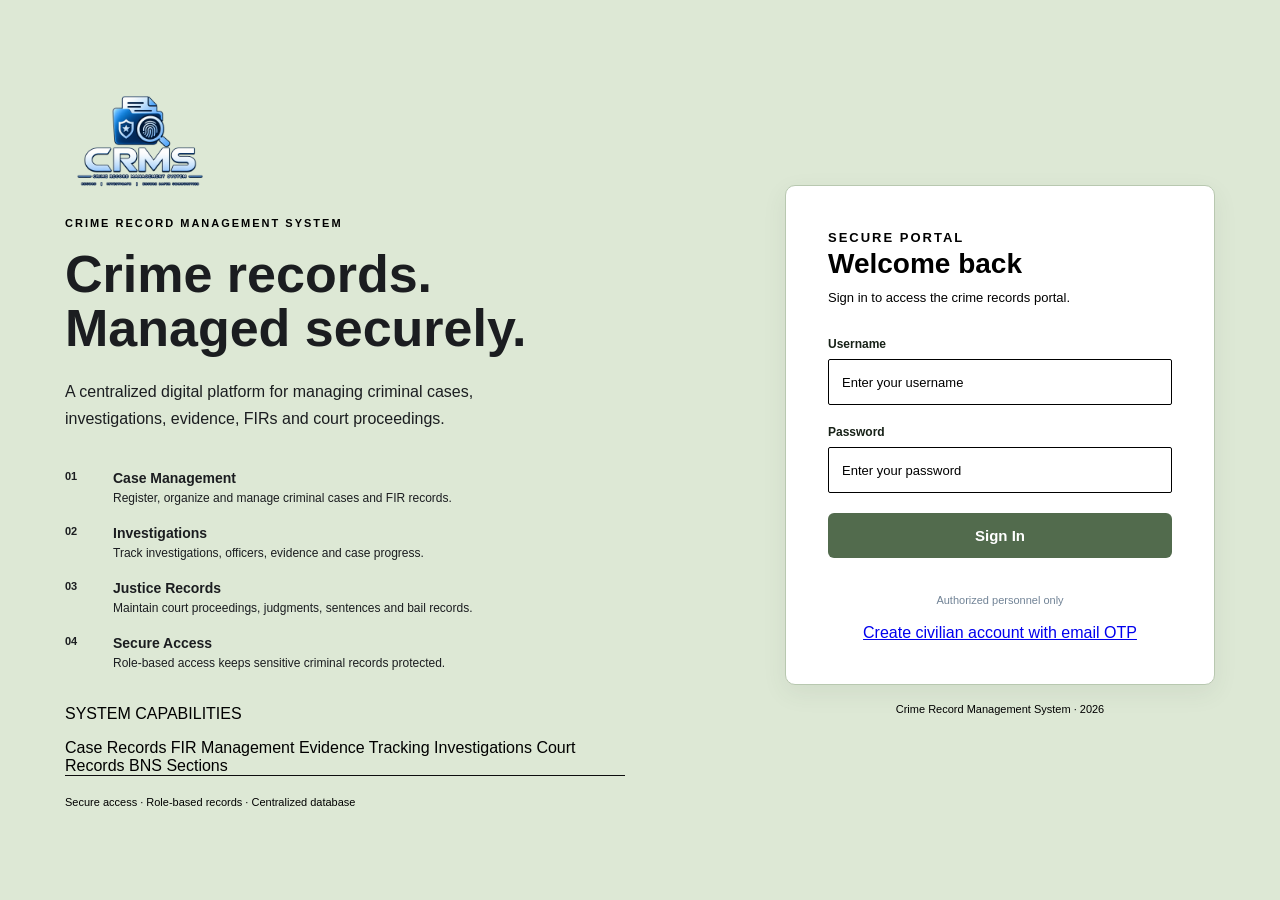
<file: frontend/index.html>
<!DOCTYPE html>
<html lang="en">

<head>
    <meta charset="UTF-8">
    <meta name="viewport" content="width=device-width, initial-scale=1.0">

    <title>CRMS | Crime Record Management System</title>

    <link rel="stylesheet" href="css/login.css">
</head>

<body>
    <div class="login-page">

        <div class="login-layout">

            <!-- LEFT INFORMATION PANEL -->
            <div class="login-info">

                <img
                    src="assets/crms-logo.png"
                    alt="CRMS Logo"
                    class="login-logo"
                >

                <p class="system-label">
                    CRIME RECORD MANAGEMENT SYSTEM
                </p>

                <h1>
                    Crime records.<br>
                    Managed securely.
                </h1>

                <p class="login-description">
                    A centralized digital platform for managing
                    criminal cases, investigations, evidence,
                    FIRs and court proceedings.
                </p>

                <div class="system-features">

    <div class="feature-item">
        <span>01</span>
        <div>
            <strong>Case Management</strong>
            <p>
                Register, organize and manage criminal cases and FIR records.
            </p>
        </div>
    </div>

    <div class="feature-item">
        <span>02</span>
        <div>
            <strong>Investigations</strong>
            <p>
                Track investigations, officers, evidence and case progress.
            </p>
        </div>
    </div>

    <div class="feature-item">
        <span>03</span>
        <div>
            <strong>Justice Records</strong>
            <p>
                Maintain court proceedings, judgments, sentences and bail records.
            </p>
        </div>
    </div>

    <div class="feature-item">
        <span>04</span>
        <div>
            <strong>Secure Access</strong>
            <p>
                Role-based access keeps sensitive criminal records protected.
            </p>
        </div>
    </div>

</div>


<div class="system-overview">

    <p class="overview-label">
        SYSTEM CAPABILITIES
    </p>

    <div class="overview-items">

        <span>Case Records</span>
        <span>FIR Management</span>
        <span>Evidence Tracking</span>
        <span>Investigations</span>
        <span>Court Records</span>
        <span>BNS Sections</span>

    </div>

</div>


<p class="security-note">
    Secure access · Role-based records · Centralized database
</p>

            </div>


            <!-- RIGHT LOGIN SECTION -->
            <div class="login-section">

                <div class="login-card">

                    <div class="login-heading">

                        <p class="login-eyebrow">
                            SECURE PORTAL
                        </p>

                        <h2>Welcome back</h2>

                        <p>
                            Sign in to access the crime records portal.
                        </p>

                    </div>


                    <form id="loginForm">

                        <div class="form-group">

                            <label for="username">
                                Username
                            </label>

                            <input
                                type="text"
                                id="username"
                                placeholder="Enter your username"
                                required
                            >

                        </div>


                        <div class="form-group">

                            <label for="password">
                                Password
                            </label>

                            <input
                                type="password"
                                id="password"
                                placeholder="Enter your password"
                                required
                            >

                        </div>


                        <button
                            type="submit"
                            class="login-button"
                        >
                            Sign In
                        </button>

                    </form>


                    <div class="login-note">
                        Authorized personnel only
                    </div>

                    <div style="margin-top: 18px; text-align: center;">
                        <a href="register.html">Create civilian account with email OTP</a>
                    </div>


                    <!-- OTP SECTION -->
                    <div id="otpSection" style="display: none;">

                        <div class="otp-heading">
                            <h3>OTP Verification</h3>

                            <p>
                                Enter the simulated OTP generated
                                for this login.
                            </p>
                        </div>

                        <div class="simulated-otp">

                            <span>SIMULATED OTP</span>

                            <strong id="demoOTP">
                                ------
                            </strong>

                        </div>

                        <input
                            type="text"
                            id="otpInput"
                            maxlength="6"
                            inputmode="numeric"
                            placeholder="Enter 6-digit OTP"
                        >

                        <p id="otpTimer">
                            Expires in 60 seconds
                        </p>

                        <button
                            type="button"
                            onclick="verifyOTP()"
                        >
                            Verify OTP
                        </button>

                        <button
                            type="button"
                            onclick="resendOTP()"
                        >
                            Resend OTP
                        </button>

                    </div>

                </div>

                <p class="footer-text">
                    Crime Record Management System · 2026
                </p>

            </div>

        </div>

    </div>


    <script src="js/login.js?v=2"></script>

</body>
</file>
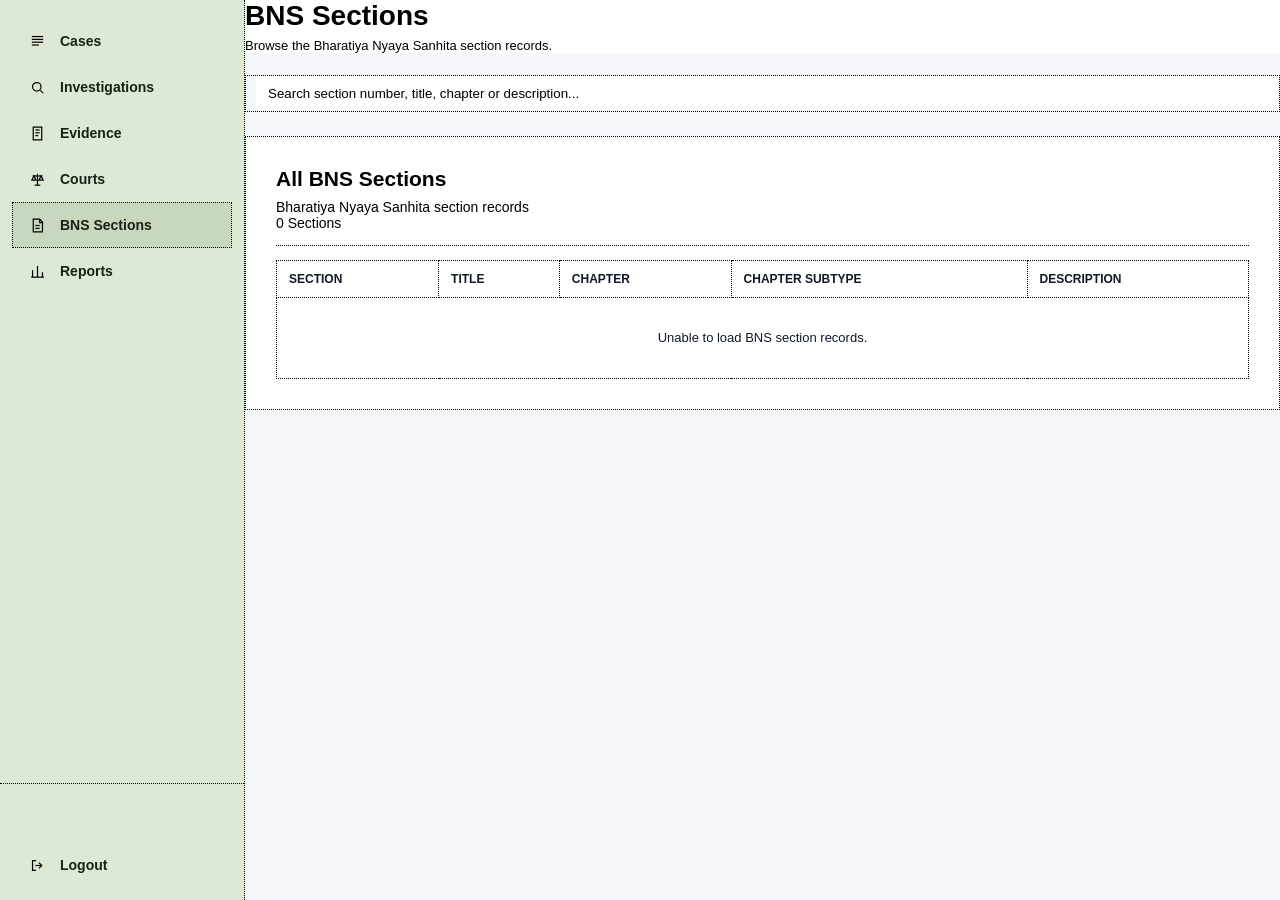
<file: frontend/bns-sections.html>
<!DOCTYPE html>
<html lang="en">

<head>

    <meta charset="UTF-8">

    <meta name="viewport"
          content="width=device-width, initial-scale=1.0">

    <title>CRMS | BNS Sections</title>

    <link rel="stylesheet"
          href="css/style.css">

</head>

<body class="bns-page">

<div class="app-layout">

    <!-- ================= SIDEBAR ================= -->

    <aside class="sidebar">

    <div class="sidebar-brand">
        <img src="assets/crms-logo.png" alt="CRMS" class="sidebar-logo">
    </div>

    <nav class="navigation">

        <a href="cases.html" class="nav-link">
            <span class="nav-icon">
                <svg viewBox="0 0 24 24" aria-hidden="true">
                    <path d="M4 5h16"></path>
                    <path d="M4 9h16"></path>
                    <path d="M4 13h16"></path>
                    <path d="M4 17h10"></path>
                </svg>
            </span>
            <span>Cases</span>
        </a>

        <a href="investigations.html" class="nav-link">
            <span class="nav-icon">
                <svg viewBox="0 0 24 24" aria-hidden="true">
                    <circle cx="11" cy="11" r="6"></circle>
                    <path d="m16 16 4 4"></path>
                </svg>
            </span>
            <span>Investigations</span>
        </a>

        <a href="evidence.html" class="nav-link">
            <span class="nav-icon">
                <svg viewBox="0 0 24 24" aria-hidden="true">
                    <path d="M6 3h12v18H6z"></path>
                    <path d="M9 7h6"></path>
                    <path d="M9 11h6"></path>
                    <path d="M9 15h4"></path>
                </svg>
            </span>
            <span>Evidence</span>
        </a>

        <a href="courts.html" class="nav-link">
            <span class="nav-icon">
                <svg viewBox="0 0 24 24" aria-hidden="true">
                    <path d="M12 4v16"></path>
                    <path d="M5 7h14"></path>
                    <path d="M7 7 4 13h6L7 7z"></path>
                    <path d="M17 7l-3 6h6l-3-6z"></path>
                    <path d="M8 20h8"></path>
                </svg>
            </span>
            <span>Courts</span>
        </a>

        <a href="bns-sections.html" class="nav-link active">
            <span class="nav-icon">
                <svg viewBox="0 0 24 24" aria-hidden="true">
                    <path d="M6 3h9l4 4v14H6z"></path>
                    <path d="M15 3v5h5"></path>
                    <path d="M9 12h6"></path>
                    <path d="M9 16h6"></path>
                </svg>
            </span>
            <span>BNS Sections</span>
        </a>

        <a href="reports.html" class="nav-link">
            <span class="nav-icon">
                <svg viewBox="0 0 24 24" aria-hidden="true">
                    <path d="M5 20V10"></path>
                    <path d="M12 20V4"></path>
                    <path d="M19 20v-7"></path>
                    <path d="M3 20h18"></path>
                </svg>
            </span>
            <span>Reports</span>
        </a>

    </nav>

    <div class="sidebar-bottom">

        <a href="#" class="nav-link"></a>

        <a href="index.html" class="nav-link logout">
            <span class="nav-icon">
                <svg viewBox="0 0 24 24" aria-hidden="true">
                    <path d="M10 5H5v14h5"></path>
                    <path d="M14 8l4 4-4 4"></path>
                    <path d="M18 12H9"></path>
                </svg>
            </span>
            <span>Logout</span>
        </a>

    </div>

</aside>


    <!-- ================= MAIN CONTENT ================= -->

    <main class="main-content">

        <header class="page-header">

            <div>

                <h1>BNS Sections</h1>

                <p>
                    Browse the Bharatiya Nyaya Sanhita section records.
                </p>

            </div>

        </header>


        <!-- ================= SEARCH ================= -->

        <section class="filter-card">

            <div class="search-box">

                <span class="search-icon">
                    <svg viewBox="0 0 24 24">
                        <circle cx="11" cy="11" r="7"></circle>
                        <path d="m16 16 5 5"></path>
                    </svg>
                </span>

                <input
                    type="text"
                    id="bnsSearch"
                    placeholder="Search section number, title, chapter or description..."
                    autocomplete="off">

            </div>

        </section>


        <!-- ================= BNS TABLE ================= -->

        <section class="content-card">

            <div class="card-header">

                <div>

                    <h2>All BNS Sections</h2>

                    <p>
                        Bharatiya Nyaya Sanhita section records
                    </p>

                </div>

                <span id="bnsCount"
                      class="record-count">
                    0 Sections
                </span>

            </div>


            <div class="table-wrapper">

                <table class="cases-table bns-table">

                    <thead>

                        <tr>

                            <th>Section</th>

                            <th>Title</th>

                            <th>Chapter</th>

                            <th>Chapter Subtype</th>

                            <th>Description</th>

                        </tr>

                    </thead>


                    <tbody id="bnsTableBody">

                        <tr>

                            <td colspan="5"
                                style="text-align:center; padding:30px;">

                                Loading BNS sections...

                            </td>

                        </tr>

                    </tbody>

                </table>

            </div>

        </section>

    </main>

</div>


<script src="js/auth.js"></script>
<script src="js/bns-sections.js"></script>

</body>

</html>
</file>
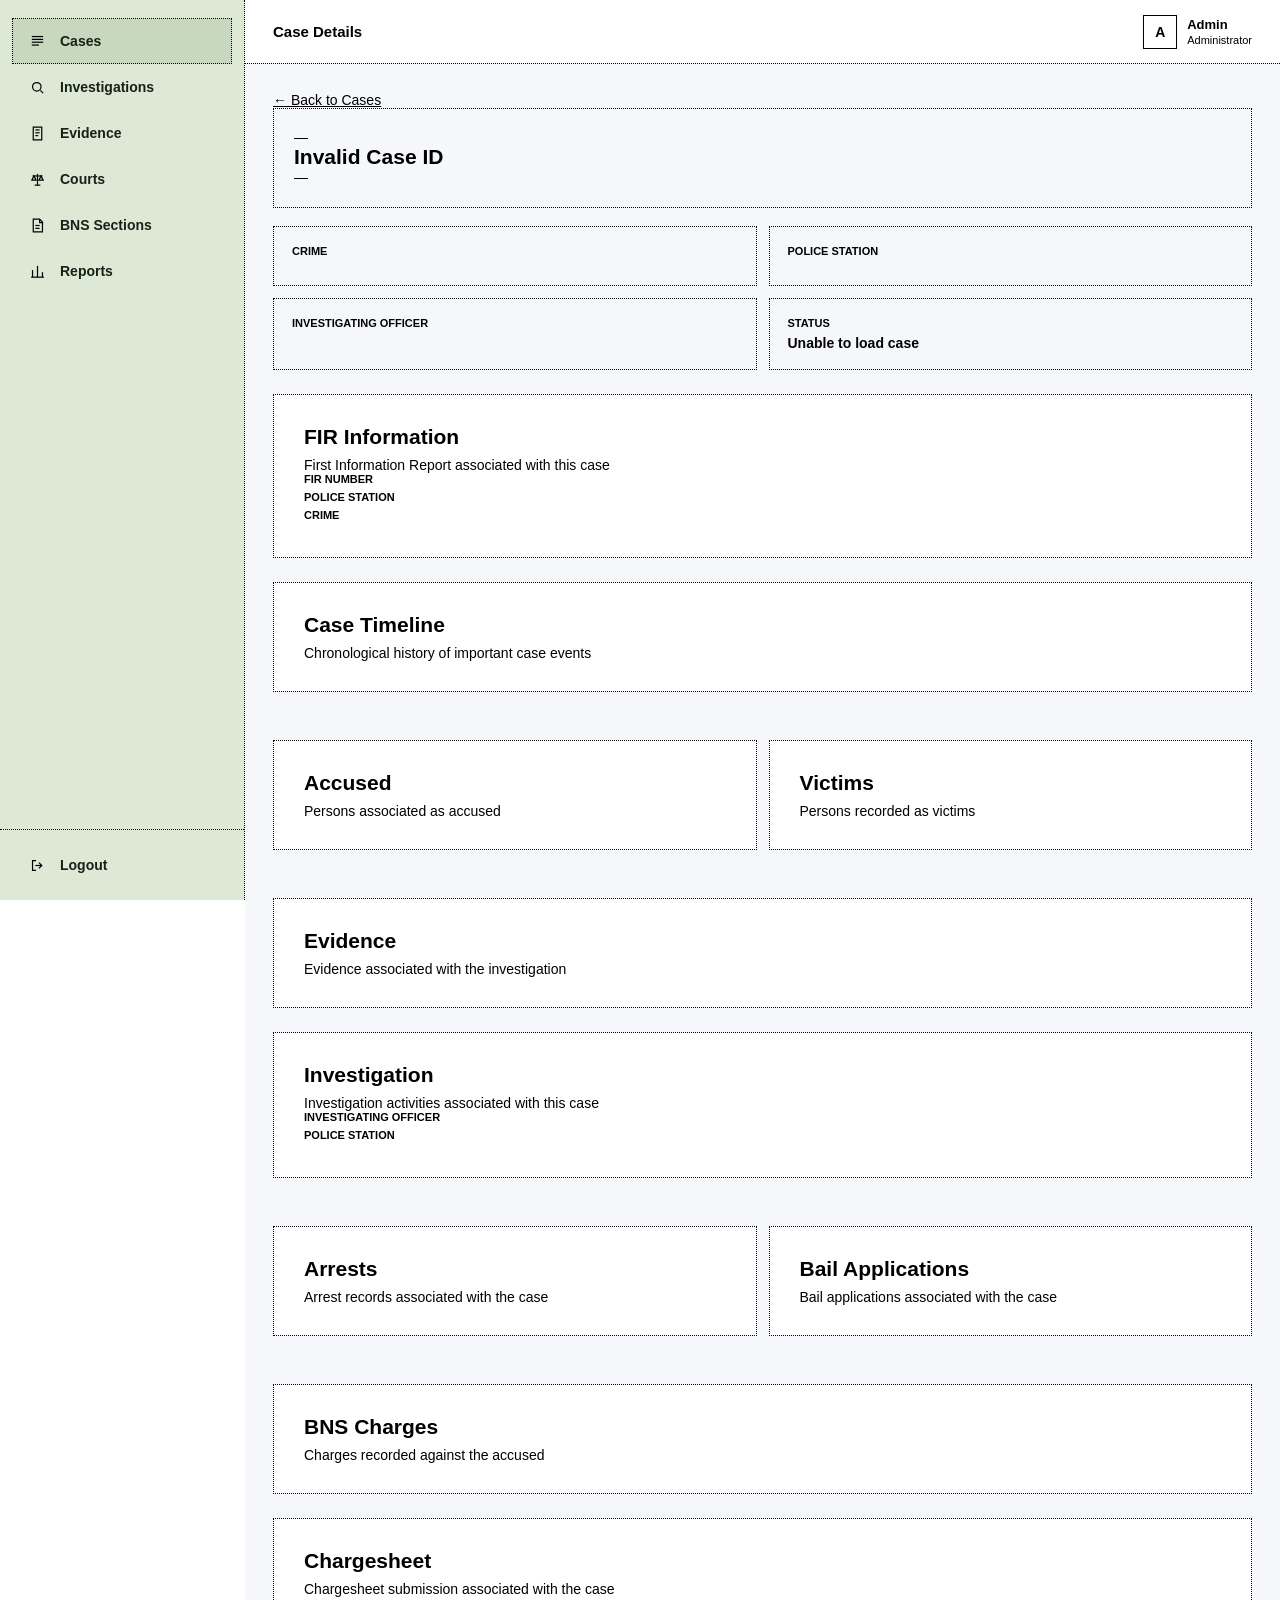
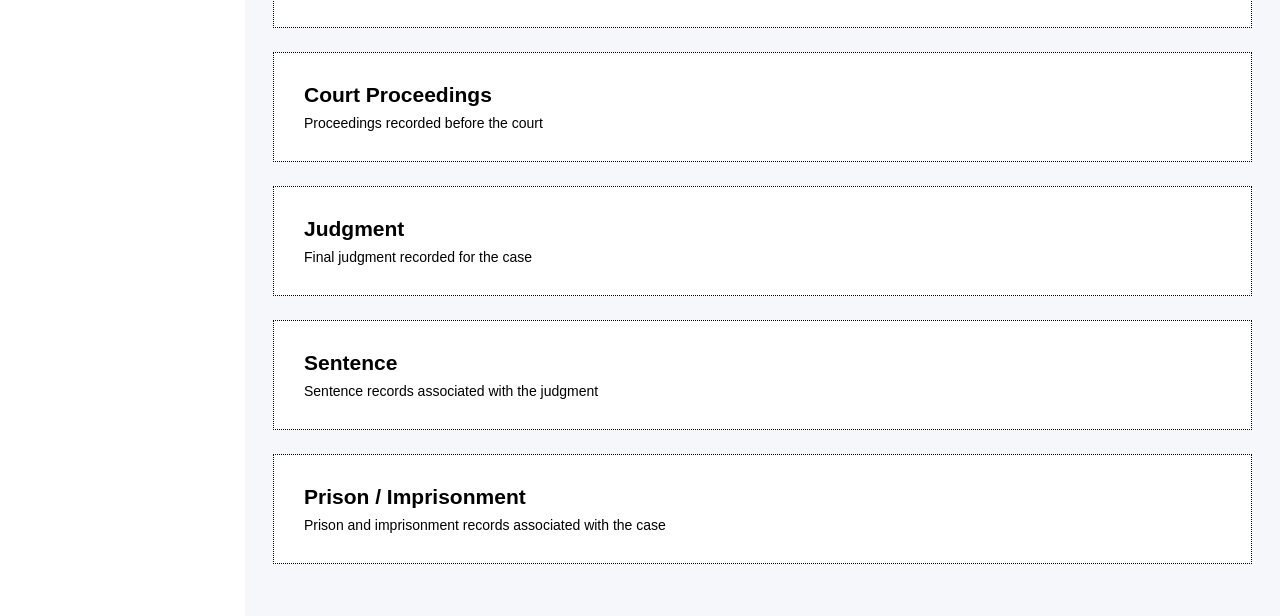
<file: frontend/case-details.html>
<!DOCTYPE html>
<html lang="en">

<head>
    <meta charset="UTF-8">
    <meta name="viewport" content="width=device-width, initial-scale=1.0">

    <title>CRMS | Case Details</title>

    <link rel="stylesheet" href="css/style.css">
</head>

<body>

<div class="app">

    <!-- SIDEBAR -->
    <aside class="sidebar">

        <div class="sidebar-brand">
            <img
                src="assets/crms-logo.png"
                alt="CRMS"
                class="sidebar-logo"
            >
        </div>

        <nav class="navigation">

<a href="cases.html" class="nav-link active">
    <span class="nav-icon">
        <svg viewBox="0 0 24 24" aria-hidden="true">
            <path d="M4 5h16"></path>
            <path d="M4 9h16"></path>
            <path d="M4 13h16"></path>
            <path d="M4 17h10"></path>
        </svg>
    </span>
    <span>Cases</span>
</a>

<a href="investigations.html" class="nav-link">
    <span class="nav-icon">
        <svg viewBox="0 0 24 24" aria-hidden="true">
            <circle cx="11" cy="11" r="6"></circle>
            <path d="m16 16 4 4"></path>
        </svg>
    </span>
    <span>Investigations</span>
</a>

<a href="evidence.html" class="nav-link">
    <span class="nav-icon">
        <svg viewBox="0 0 24 24" aria-hidden="true">
            <path d="M6 3h12v18H6z"></path>
            <path d="M9 7h6"></path>
            <path d="M9 11h6"></path>
            <path d="M9 15h4"></path>
        </svg>
    </span>
    <span>Evidence</span>
</a>

<a href="courts.html" class="nav-link">
    <span class="nav-icon">
        <svg viewBox="0 0 24 24" aria-hidden="true">
            <path d="M12 4v16"></path>
            <path d="M5 7h14"></path>
            <path d="M7 7 4 13h6L7 7z"></path>
            <path d="M17 7l-3 6h6l-3-6z"></path>
            <path d="M8 20h8"></path>
        </svg>
    </span>
    <span>Courts</span>
</a>
<a href="bns-sections.html" class="nav-link">
    <span class="nav-icon">
        <svg viewBox="0 0 24 24" aria-hidden="true">
            <path d="M6 3h9l4 4v14H6z"></path>
            <path d="M15 3v5h5"></path>
            <path d="M9 12h6"></path>
            <path d="M9 16h6"></path>
        </svg>
    </span>
    <span>BNS Sections</span>
</a>
<a href="reports.html" class="nav-link">
    <span class="nav-icon">
        <svg viewBox="0 0 24 24" aria-hidden="true">
            <path d="M5 20V10"></path>
            <path d="M12 20V4"></path>
            <path d="M19 20v-7"></path>
            <path d="M3 20h18"></path>
        </svg>
    </span>
    <span>Reports</span>
</a>

        </nav>

        <div class="sidebar-bottom">

            <a href="index.html" class="nav-link logout">
                <span class="nav-icon">
    <svg viewBox="0 0 24 24" aria-hidden="true">
        <path d="M10 5H5v14h5"></path>
        <path d="M14 8l4 4-4 4"></path>
        <path d="M9 12h9"></path>
    </svg>
</span>
                <span>Logout</span>
            </a>

        </div>

    </aside>


    <!-- MAIN -->
    <main class="main-content">

        <!-- TOPBAR -->
        <header class="topbar">

            <div class="topbar-left">
                <div class="page-title">
                    Case Details
                </div>
            </div>

            <div class="topbar-right">

                <div class="user-profile">

                    <div class="avatar">
                        A
                    </div>

                    <div class="user-details">
                        <strong>Admin</strong>
                        <small>Administrator</small>
                    </div>

                </div>

            </div>

        </header>


        <!-- PAGE CONTENT -->
        <section class="page-content">

            <a href="cases.html" class="back-link">
                ← Back to Cases
            </a>


            <!-- CASE HEADER -->
            <div class="case-detail-header">

                <div>

                    <div id="caseId" class="case-id-label"></div>

                    <h1 id="caseTitle"></h1>

                    <p id="firNumber"></p>

                </div>


                <div class="case-header-status">

                    <span id="caseStatus" class="status"></span>

                    <span id="caseOutcome" class="outcome-badge"></span>

                </div>

            </div>


            <!-- BASIC INFORMATION -->
            <div class="detail-grid">

                <div class="detail-card">

                    <span class="detail-label">
                        Crime
                    </span>

                    <strong id="crime"></strong>

                </div>


                <div class="detail-card">

                    <span class="detail-label">
                        Police Station
                    </span>

                    <strong id="policeStation"></strong>

                </div>


                <div class="detail-card">

                    <span class="detail-label">
                        Investigating Officer
                    </span>

                    <strong id="officer"></strong>

                </div>


                <div class="detail-card">

                    <span class="detail-label">
                        Status
                    </span>

                    <strong id="statusText"></strong>

                </div>

            </div>


            <!-- FIR -->
            <div class="content-card detail-section">

                <div class="section-heading">

                    <div>
                        <h2>FIR Information</h2>

                        <p>
                            First Information Report associated with this case
                        </p>
                    </div>

                </div>


                <div class="info-grid">

                    <div>
                        <span class="detail-label">
                            FIR Number
                        </span>

                        <strong id="firInfo"></strong>
                    </div>


                    <div>
                        <span class="detail-label">
                            Police Station
                        </span>

                        <strong id="firStation"></strong>
                    </div>


                    <div>
                        <span class="detail-label">
                            Crime
                        </span>

                        <strong id="firCrime"></strong>
                    </div>

                </div>

            </div>


            <!-- TIMELINE -->
            <div class="content-card detail-section">

                <div class="section-heading">

                    <div>
                        <h2>Case Timeline</h2>

                        <p>
                            Chronological history of important case events
                        </p>
                    </div>

                </div>


                <div id="timeline" class="timeline"></div>

            </div>


            <!-- ACCUSED + VICTIMS -->
            <div class="two-column-grid">


                <!-- ACCUSED -->
                <div class="content-card detail-section">

                    <div class="section-heading">

                        <div>
                            <h2>Accused</h2>

                            <p>
                                Persons associated as accused
                            </p>
                        </div>

                    </div>

                    <div id="accusedList" class="person-list"></div>

                </div>


                <!-- VICTIMS -->
                <div class="content-card detail-section">

                    <div class="section-heading">

                        <div>
                            <h2>Victims</h2>

                            <p>
                                Persons recorded as victims
                            </p>
                        </div>

                    </div>

                    <div id="victimList" class="person-list"></div>

                </div>

            </div>


            <!-- EVIDENCE -->
            <div class="content-card detail-section">

                <div class="section-heading">

                    <div>
                        <h2>Evidence</h2>

                        <p>
                            Evidence associated with the investigation
                        </p>
                    </div>

                </div>

                <div id="evidenceList"></div>

            </div>


            <!-- INVESTIGATION -->
            <div class="content-card detail-section">

                <div class="section-heading">

                    <div>
                        <h2>Investigation</h2>

                        <p>
                            Investigation activities associated with this case
                        </p>
                    </div>

                </div>


                <div class="info-grid">

                    <div>
                        <span class="detail-label">
                            Investigating Officer
                        </span>

                        <strong id="investigationOfficer"></strong>
                    </div>


                    <div>
                        <span class="detail-label">
                            Police Station
                        </span>

                        <strong id="investigationStation"></strong>
                    </div>

                </div>

            </div>


            <!-- ARRESTS + BAIL -->
            <div class="two-column-grid">


                <!-- ARRESTS -->
                <div class="content-card detail-section">

                    <div class="section-heading">

                        <div>
                            <h2>Arrests</h2>

                            <p>
                                Arrest records associated with the case
                            </p>
                        </div>

                    </div>

                    <div id="arrestList"></div>

                </div>


                <!-- BAIL -->
                <div class="content-card detail-section">

                    <div class="section-heading">

                        <div>
                            <h2>Bail Applications</h2>

                            <p>
                                Bail applications associated with the case
                            </p>
                        </div>

                    </div>

                    <div id="bailList"></div>

                </div>

            </div>


            <!-- BNS CHARGES -->
            <div class="content-card detail-section">

                <div class="section-heading">

                    <div>
                        <h2>BNS Charges</h2>

                        <p>
                            Charges recorded against the accused
                        </p>
                    </div>

                </div>

                <div id="chargesList"></div>

            </div>


            <!-- CHARGESHEET -->
            <div class="content-card detail-section">

                <div class="section-heading">

                    <div>
                        <h2>Chargesheet</h2>

                        <p>
                            Chargesheet submission associated with the case
                        </p>
                    </div>

                </div>

                <div id="chargesheet"></div>

            </div>


            <!-- COURT PROCEEDINGS -->
            <div class="content-card detail-section">

                <div class="section-heading">

                    <div>
                        <h2>Court Proceedings</h2>

                        <p>
                            Proceedings recorded before the court
                        </p>
                    </div>

                </div>

                <div id="proceedings"></div>

            </div>


            <!-- JUDGMENT -->
            <div class="content-card detail-section">

                <div class="section-heading">

                    <div>
                        <h2>Judgment</h2>

                        <p>
                            Final judgment recorded for the case
                        </p>
                    </div>

                    <span id="judgmentStatus"></span>

                </div>

                <div id="judgment"></div>

            </div>


            <!-- SENTENCE -->
            <div class="content-card detail-section">

                <div class="section-heading">

                    <div>
                        <h2>Sentence</h2>

                        <p>
                            Sentence records associated with the judgment
                        </p>
                    </div>

                </div>

                <div id="sentence"></div>

            </div>


            <!-- IMPRISONMENT -->
            <div class="content-card detail-section">

                <div class="section-heading">

                    <div>
                        <h2>Prison / Imprisonment</h2>

                        <p>
                            Prison and imprisonment records associated with the case
                        </p>
                    </div>

                </div>

                <div id="imprisonment"></div>

            </div>


        </section>

    </main>

</div>

<script src="js/auth.js"></script>
<script src="js/case-details.js"></script>

</body>
</html>
</file>
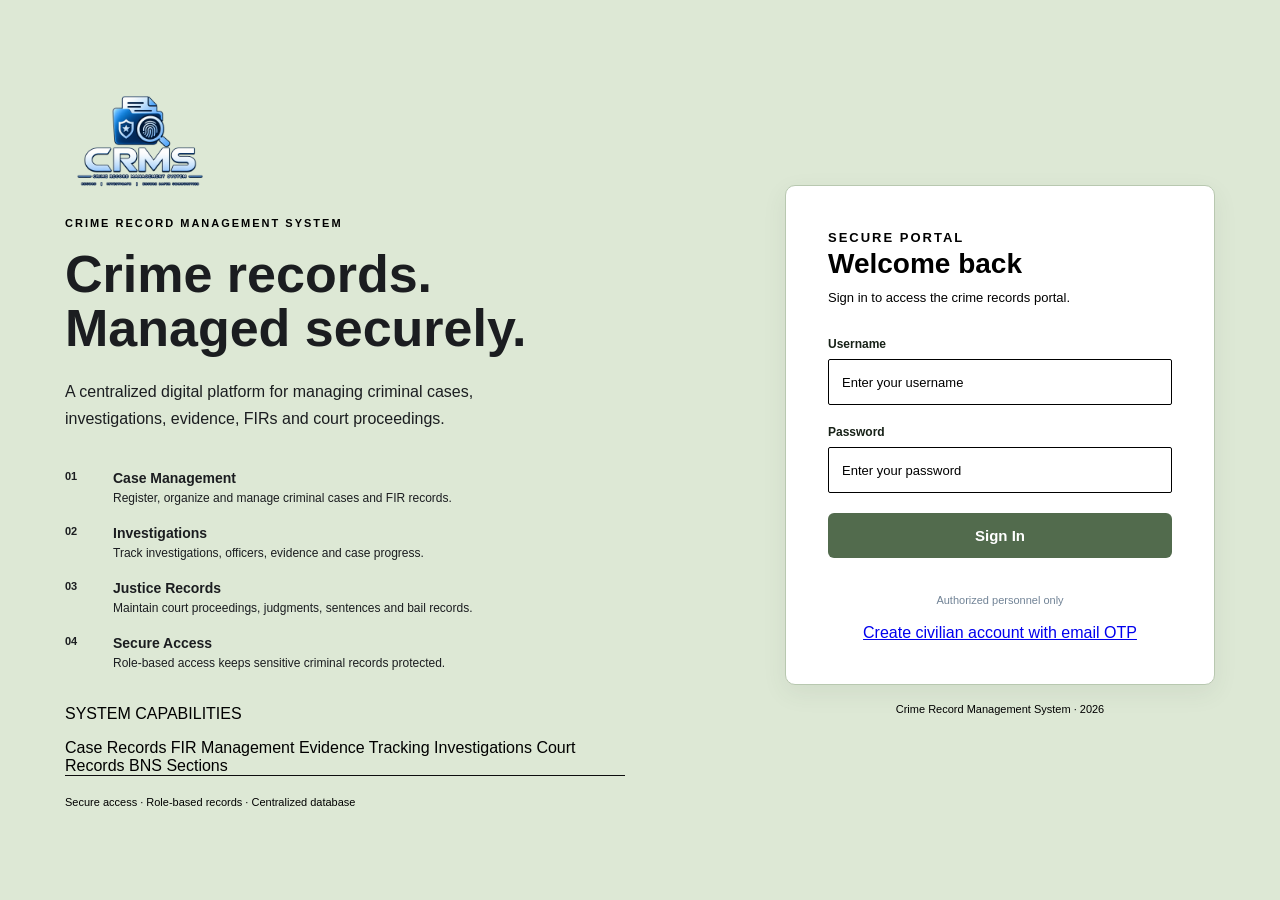
<file: frontend/cases.html>
<!DOCTYPE html>
<html lang="en">

<head>
    <meta charset="UTF-8">
    <meta name="viewport" content="width=device-width, initial-scale=1.0">

    <title>CRMS | Cases</title>

    <link rel="stylesheet" href="css/style.css">
</head>

<body>

    <div class="app">

        <!-- SIDEBAR -->
        <aside class="sidebar">

            <div class="sidebar-brand">
                <img
                    src="assets/crms-logo.png"
                    alt="CRMS"
                    class="sidebar-logo"
                >
            </div>

            <nav class="navigation">

<a href="cases.html" class="nav-link active">
    <span class="nav-icon">
        <svg viewBox="0 0 24 24" aria-hidden="true">
            <path d="M4 5h16"></path>
            <path d="M4 9h16"></path>
            <path d="M4 13h16"></path>
            <path d="M4 17h10"></path>
        </svg>
    </span>
    <span>Cases</span>
</a>

<a href="investigations.html" class="nav-link">
    <span class="nav-icon">
        <svg viewBox="0 0 24 24" aria-hidden="true">
            <circle cx="11" cy="11" r="6"></circle>
            <path d="m16 16 4 4"></path>
        </svg>
    </span>
    <span>Investigations</span>
</a>

<a href="evidence.html" class="nav-link">
    <span class="nav-icon">
        <svg viewBox="0 0 24 24" aria-hidden="true">
            <path d="M6 3h12v18H6z"></path>
            <path d="M9 7h6"></path>
            <path d="M9 11h6"></path>
            <path d="M9 15h4"></path>
        </svg>
    </span>
    <span>Evidence</span>
</a>

<a href="courts.html" class="nav-link">
    <span class="nav-icon">
        <svg viewBox="0 0 24 24" aria-hidden="true">
            <path d="M12 4v16"></path>
            <path d="M5 7h14"></path>
            <path d="M7 7 4 13h6L7 7z"></path>
            <path d="M17 7l-3 6h6l-3-6z"></path>
            <path d="M8 20h8"></path>
        </svg>
    </span>
    <span>Courts</span>
</a>
<a href="bns-sections.html" class="nav-link">
    <span class="nav-icon">
        <svg viewBox="0 0 24 24" aria-hidden="true">
            <path d="M6 3h9l4 4v14H6z"></path>
            <path d="M15 3v5h5"></path>
            <path d="M9 12h6"></path>
            <path d="M9 16h6"></path>
        </svg>
    </span>
    <span>BNS Sections</span>
</a>
<a href="reports.html" class="nav-link">
    <span class="nav-icon">
        <svg viewBox="0 0 24 24" aria-hidden="true">
            <path d="M5 20V10"></path>
            <path d="M12 20V4"></path>
            <path d="M19 20v-7"></path>
            <path d="M3 20h18"></path>
        </svg>
    </span>
    <span>Reports</span>
</a>

            </nav>

            <div class="sidebar-bottom">

                <a href="index.html" class="nav-link logout">
    <span class="nav-icon">
        <svg viewBox="0 0 24 24" aria-hidden="true">
            <path d="M10 5H5v14h5"></path>
            <path d="M14 8l4 4-4 4"></path>
            <path d="M18 12H9"></path>
        </svg>
    </span>
    <span>Logout</span>
</a>

            </div>

        </aside>


        <!-- MAIN CONTENT -->
        <main class="main-content">

            <!-- TOPBAR -->
            <header class="topbar">

                <div class="topbar-left">

                    <div class="page-title">
                        Cases
                    </div>

                </div>

                <div class="topbar-right">

                    <div class="user-profile">

                        <div class="avatar">
                            A
                        </div>

                        <div class="user-details">
                            <strong>Admin</strong>
                            <small>Administrator</small>
                        </div>

                    </div>

                </div>

            </header>


            <!-- PAGE CONTENT -->
            <section class="page-content">

                <!-- PAGE HEADER -->
                <div class="page-header">

                    <div>
                        <h1>Case Records</h1>

                        <p>
                            View and manage registered criminal cases.
                        </p>
                    </div>

                </div>


                <!-- FILTERS -->
                <div class="filters-card">

                    <div class="search-box">

                        <span class="search-icon">⌕</span>

                        <input
                            type="text"
                            id="caseSearch"
                            placeholder="Search cases..."
                        >

                    </div>


                    <select id="statusFilter">

                        <option value="all">
                            All Statuses
                        </option>

                        <option value="Closed">
                            Closed
                        </option>

                        <option value="Trial Ongoing">
                            Trial Ongoing
                        </option>

                        <option value="Investigation Ongoing">
                            Investigation Ongoing
                        </option>

                    </select>


                    <select id="crimeFilter">

                        <option value="all">
                            All Crimes
                        </option>

                        <option value="Robbery">
                            Robbery
                        </option>

                        <option value="Assault">
                            Assault
                        </option>

                        <option value="Cyber Crime">
                            Cyber Crime
                        </option>

                    </select>

                </div>


                <!-- CASE TABLE -->
                <div class="content-card cases-card">

                    <div class="card-header">

    <div>
        <h2>All Cases</h2>

        <p>
            Registered criminal case records
        </p>
    </div>

    <div class="card-header-actions">

        <span class="case-count" id="caseCount">
            00 Cases
        </span>

        <button type="button" class="add-case-btn" id="addCaseBtn">
            + Add Case
        </button>


    </div>

</div>

                    <div class="table-container">

                        <table class="cases-table">

                            <thead>

                                <tr>

                                    <th>Case ID</th>

                                    <th>Case Title</th>

                                    <th>FIR Number</th>

                                    <th>Crime</th>

                                    <th>Investigating Officer</th>

                                    <th>Status</th>

                                    <th>Start Date</th>

                                    <th>Outcome</th>

                                </tr>

                            </thead>


                            <tbody id="caseTableBody">
                            </tbody>

                        </table>

                    </div>

                </div>

            </section>

        </main>

    </div>
    <!-- ADD CASE MODAL -->
<!-- REGISTER NEW CASE MODAL -->

<div class="modal-overlay" id="addCaseModal">

    <div class="modal-card">

        <!-- HEADER -->

        <div class="modal-header">

            <div>
                <span class="modal-eyebrow">CASE MANAGEMENT</span>

                <h2>Register New Case</h2>

                <p>
                    Register a new FIR and create its associated case.
                </p>
            </div>

            <button
                type="button"
                class="modal-close"
                id="closeAddCaseModal"
                aria-label="Close"
            >
                <svg viewBox="0 0 24 24">
                    <path d="M18 6 6 18"></path>
                    <path d="M6 6l12 12"></path>
                </svg>
            </button>

        </div>


        <form id="addCaseForm">


            <!-- =========================================
                 FIR INFORMATION
            ========================================== -->

            <div class="form-section">

                <div class="form-section-heading">

                    <span class="section-number">
                        01
                    </span>

                    <div>

                        <h3>FIR Information</h3>

                        <p>
                            Enter the details of the reported incident.
                        </p>

                    </div>

                </div>


                <div class="form-grid">


                    <!-- FIR NUMBER -->

                    <div class="form-group">

                        <label for="firNumber">
                            FIR Number <span>*</span>
                        </label>

                        <input
                            type="text"
                            id="firNumber"
                            placeholder="e.g. FIR-GZB-2026-005"
                            required
                        >

                    </div>


                    <!-- CRIME -->

                    <div class="form-group">

                        <label for="caseCrime">
                            Crime Type <span>*</span>
                        </label>

                        <input
    type="text"
    id="caseCrime"
    list="crimeOptions"
    placeholder="Type crime type"
    autocomplete="off"
    required
>

<datalist id="crimeOptions"></datalist>
                    </div>
                    <div
    id="newCrimeFields"
    class="form-group-full"
    style="display: none;"
>

    <div class="form-grid">

        <div class="form-group-full">
            <label for="crimeDescription">
                Crime Description
            </label>

            <textarea
                id="crimeDescription"
                rows="3"
                placeholder="Enter crime description"
            ></textarea>
        </div>

        <div class="form-group">
            <label for="crimeSeverity">
                Severity
            </label>

            <input
                type="text"
                id="crimeSeverity"
                placeholder="Enter severity"
            >
        </div>

    </div>

</div>


                    <!-- POLICE STATION -->

                    <div class="form-group">

                        <label for="caseStation">
                            Police Station <span>*</span>
                        </label>

                        <input
    type="text"
    id="caseStation"
    list="stationOptions"
    placeholder="Type police station"
    autocomplete="off"
    required
>

<datalist id="stationOptions"></datalist>

                    </div>
                    <div id="newStationFields" class="form-group-full" style="display: none;">

    <div class="form-grid">

        <div class="form-group">
            <label for="stationAddress">Station Address</label>
            <input
                type="text"
                id="stationAddress"
                placeholder="Enter station address"
            >
        </div>

        <div class="form-group">
            <label for="stationCity">City</label>
            <input
                type="text"
                id="stationCity"
                placeholder="Enter city"
            >
        </div>

        <div class="form-group">
            <label for="stationState">State</label>
            <input
                type="text"
                id="stationState"
                placeholder="Enter state"
            >
        </div>

        <div class="form-group">
            <label for="stationPincode">Pincode</label>
            <input
                type="text"
                id="stationPincode"
                placeholder="Enter pincode"
            >
        </div>

        <div class="form-group">
            <label for="stationPhone">Phone</label>
            <input
                type="text"
                id="stationPhone"
                placeholder="Enter station phone"
            >
        </div>
    </div>

</div>

<div
    id="newOfficerFields"
    class="form-group-full"
    style="display: none;"
>

    <div class="form-grid">

        <div class="form-group">
            <label for="officerRank">Rank</label>
            <input
                type="text"
                id="officerRank"
                placeholder="Enter officer rank"
            >
        </div>

        <div class="form-group">
            <label for="officerBadge">Badge Number</label>
            <input
                type="text"
                id="officerBadge"
                placeholder="Enter badge number"
            >
        </div>

        <div class="form-group">
            <label for="officerPhone">Phone</label>
            <input
                type="text"
                id="officerPhone"
                placeholder="Enter phone number"
            >
        </div>

        <div class="form-group">
            <label for="officerEmail">Email</label>
            <input
                type="email"
                id="officerEmail"
                placeholder="Enter email"
            >
        </div>

        <div class="form-group">
            <label for="officerJoiningDate">Joining Date</label>
            <input
                type="date"
                id="officerJoiningDate"
            >
        </div>

    </div>

</div>



                    <!-- COMPLAINANT -->

                    <div class="form-group">

                        <label for="complainant">
                            Complainant <span>*</span>
                        </label>

                        <input
    type="text"
    id="complainant"
    list="complainantOptions"
    placeholder="Type complainant name"
    autocomplete="off"
    required
>

<datalist id="complainantOptions"></datalist>

                    </div>
                    <div
    id="newComplainantFields"
    class="form-group-full"
    style="display: none;"
>

    <div class="form-grid">

        <div class="form-group">
            <label for="complainantDob">Date of Birth</label>
            <input
                type="date"
                id="complainantDob"
            >
        </div>

        <div class="form-group">
            <label for="complainantGender">Gender</label>
            <input
                type="text"
                id="complainantGender"
                placeholder="Enter gender"
            >
        </div>

        <div class="form-group">
            <label for="complainantPhone">Phone</label>
            <input
                type="text"
                id="complainantPhone"
                placeholder="Enter phone number"
            >
        </div>

        <div class="form-group">
            <label for="complainantEmail">Email</label>
            <input
                type="email"
                id="complainantEmail"
                placeholder="Enter email"
            >
        </div>

        <div class="form-group">
            <label for="complainantAddress">Address</label>
            <input
                type="text"
                id="complainantAddress"
                placeholder="Enter address"
            >
        </div>

        <div class="form-group">
            <label for="complainantCity">City</label>
            <input
                type="text"
                id="complainantCity"
                placeholder="Enter city"
            >
        </div>

        <div class="form-group">
            <label for="complainantState">State</label>
            <input
                type="text"
                id="complainantState"
                placeholder="Enter state"
            >
        </div>

        <div class="form-group">
            <label for="complainantPincode">Pincode</label>
            <input
                type="text"
                id="complainantPincode"
                placeholder="Enter pincode"
            >
        </div>

    </div>

</div>


                    <!-- INCIDENT DATE -->

                    <div class="form-group">

                        <label for="incidentDate">
                            Incident Date <span>*</span>
                        </label>

                        <input
                            type="date"
                            id="incidentDate"
                            required
                        >

                    </div>


                    <!-- INCIDENT TIME -->

                    <div class="form-group">

                        <label for="incidentTime">
                            Incident Time <span>*</span>
                        </label>

                        <input
                            type="time"
                            id="incidentTime"
                            required
                        >

                    </div>


                    <!-- INCIDENT LOCATION -->

                    <div class="form-group form-group-full">

                        <label for="incidentLocation">
                            Incident Location <span>*</span>
                        </label>

                        <input
                            type="text"
                            id="incidentLocation"
                            placeholder="Enter where the incident occurred"
                            required
                        >

                    </div>


                    <!-- DESCRIPTION -->

                    <div class="form-group form-group-full">

                        <label for="firDescription">
                            Incident Description <span>*</span>
                        </label>

                        <textarea
                            id="firDescription"
                            rows="4"
                            placeholder="Describe the reported incident..."
                            required
                        ></textarea>

                    </div>

                </div>

            </div>


            <!-- =========================================
                 CASE INFORMATION
            ========================================== -->

            <div class="form-section">

                <div class="form-section-heading">

                    <span class="section-number">
                        02
                    </span>

                    <div>

                        <h3>Case Information</h3>

                        <p>
                            Assign the newly registered case.
                        </p>

                    </div>

                </div>


                <div class="form-grid">


                    <!-- CASE TITLE -->

                    <div class="form-group form-group-full">

                        <label for="caseTitle">
                            Case Title <span>*</span>
                        </label>

                        <input
                            type="text"
                            id="caseTitle"
                            placeholder="Enter case title"
                            required
                        >

                    </div>
                    <div class="form-group">
    <label for="caseCriminal">Case Registered Against</label>
    <input
        type="text"
        id="caseCriminal"
        placeholder="Enter person's name"
        autocomplete="off"
    >
</div>

<div class="form-group">
    <label for="criminalStatus">Involvement</label>
    <select id="criminalStatus">
        <option value="Suspect">Suspect</option>
        <option value="Accused">Accused</option>
    </select>
</div>

<div class="form-group-full">
    <label for="criminalIdentification">Identification Details</label>
    <input
        type="text"
        id="criminalIdentification"
        placeholder="Optional"
    >
</div>


                    <!-- OFFICER -->

                    <div class="form-group">

                        <label for="caseOfficer">
                            Investigating Officer <span>*</span>
                        </label>

                        <input
    type="text"
    id="caseOfficer"
    list="officerOptions"
    placeholder="Type officer name"
    autocomplete="off"
    required
>

<datalist id="officerOptions"></datalist>

                    </div>


                    <!-- CASE STATUS -->

                    <div class="form-group">

                        <label for="caseStatus">
                            Case Status <span>*</span>
                        </label>

                        <select
                            id="caseStatus"
                            required
                        >

                            <option value="FIR Registered">
                                FIR Registered
                            </option>

                            <option value="Investigation Ongoing">
                                Investigation Ongoing
                            </option>

                            <option value="Trial Ongoing">
                                Trial Ongoing
                            </option>

                            <option value="Closed">
                                Closed
                            </option>

                        </select>

                    </div>


                    <!-- START DATE -->

                    <div class="form-group">

                        <label for="caseStartDate">
                            Case Start Date <span>*</span>
                        </label>

                        <input
                            type="date"
                            id="caseStartDate"
                            required
                        >

                    </div>


                    <!-- OUTCOME -->

                    <div class="form-group">

                        <label for="caseOutcome">
                            Outcome
                        </label>

                        <select id="caseOutcome">

                            <option value="">
                                Pending
                            </option>

                            <option value="Convicted">
                                Convicted
                            </option>

                            <option value="Acquitted">
                                Acquitted
                            </option>

                            <option value="Partly Convicted">
                                Partly Convicted
                            </option>

                        </select>

                    </div>


                    <!-- CLOSING DATE -->

                    <div class="form-group">

                        <label for="caseClosingDate">
                            Closing Date
                        </label>

                        <input
    type="date"
    id="caseClosingDate"
>

                    </div>


                    <!-- REMARKS -->

                    <div class="form-group form-group-full">

                        <label for="caseRemarks">
                            Remarks
                        </label>

                        <textarea
                            id="caseRemarks"
                            rows="3"
                            placeholder="Add any additional information..."
                        ></textarea>

                    </div>

                </div>

            </div>


            <!-- MESSAGE -->

            <div
                class="form-message"
                id="addCaseMessage"
            ></div>


            <!-- ACTIONS -->

            <div class="modal-actions">

                <button
                    type="button"
                    class="cancel-btn"
                    id="cancelAddCase"
                >
                    Cancel
                </button>

                <button
                    type="submit"
                    class="submit-case-btn"
                    id="submitCaseBtn"
                >
                    Register Case
                </button>

            </div>

        </form>

    </div>

</div>

    <script src="js/auth.js"></script>
    <script src="js/cases.js"></script>

</body>

</html>
</file>
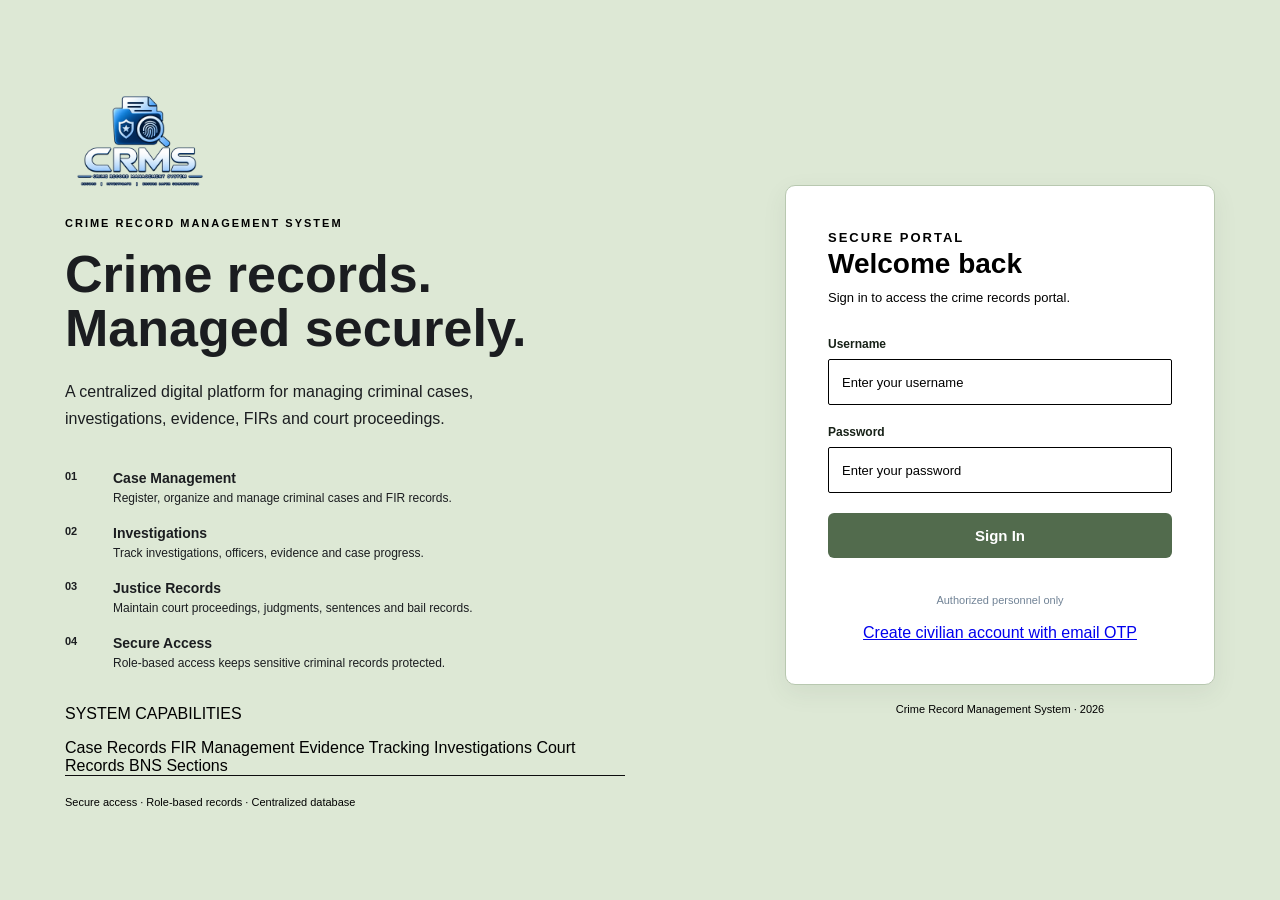
<file: frontend/civilian.html>
<!DOCTYPE html>
<html lang="en">

<head>
    <meta charset="UTF-8">
    <meta name="viewport" content="width=device-width, initial-scale=1.0">

    <title>CRMS | Civilian</title>

    <link rel="stylesheet" href="css/style.css">

    <style>
        .civilian-layout {
            display: grid;
            grid-template-columns: 300px 1fr;
            min-height: 100vh;
        }

        .civilian-sidebar {
            background: #dde8d5;
            padding: 45px 30px;
            border-right: 1px solid #c8d3c2;
        }

        .civilian-sidebar img {
            width: 180px;
            height: auto;
            margin-bottom: 35px;
        }

        .civilian-sidebar h2 {
            font-size: 26px;
            margin-bottom: 12px;
        }

        .civilian-sidebar p {
            line-height: 1.6;
            color: #333;
            font-size: 14px;
        }

        .civilian-sidebar .portal-label {
            margin-top: 40px;
            font-size: 12px;
            font-weight: 700;
            letter-spacing: 1.5px;
            text-transform: uppercase;
        }

        .civilian-main {
            padding: 45px 55px;
        }

        .civilian-header {
            margin-bottom: 30px;
        }

        .civilian-header p:first-child {
            font-size: 12px;
            font-weight: 700;
            letter-spacing: 1.5px;
        }

        .civilian-header h1 {
            margin: 6px 0;
            font-size: 36px;
        }

        .civilian-card {
            background: white;
            border: 1px solid #d7dce2;
            padding: 25px;
            margin-bottom: 25px;
        }

        .civilian-card h2 {
            margin-top: 0;
        }

        .search-row {
            display: flex;
            gap: 10px;
            margin-top: 20px;
        }

        
        
/* Aadhaar search section with illustration */
.aadhaar-search-layout {
    display: grid;
    grid-template-columns: minmax(0, 1fr) minmax(180px, 0.55fr);
    align-items: center;
    gap: 28px;
    margin-top: 22px;
}

.aadhaar-search-content {
    min-width: 0;
}

.aadhaar-search-content h2 {
    margin: 0 0 10px;
    font-size: 26px;
}

.aadhaar-search-content > p {
    margin: 0 0 22px;
    color: #505a50;
    line-height: 1.55;
}

.aadhaar-search-content .search-row {
    display: flex;
    align-items: stretch;
    gap: 10px;
    margin-top: 0;
    max-width: 650px;
}

.aadhaar-search-content .search-row input {
    min-width: 0;
    width: 100%;
    flex: 1;
    box-sizing: border-box;
}

.aadhaar-illustration {
    display: flex;
    justify-content: center;
    align-items: center;
    padding: 4px;
}

.aadhaar-illustration img {
    display: block;
    width: 100%;
    max-width: 230px;
    height: auto;
    object-fit: contain;
}

@media (max-width: 800px) {
    .aadhaar-search-layout {
        grid-template-columns: 1fr;
        gap: 16px;
    }

    .aadhaar-illustration {
        padding: 0;
    }

    .aadhaar-illustration img {
        max-width: 190px;
    }
}

        .search-row input {
            flex: 1;
            padding: 13px;
            border: 1px solid #bfc5cc;
            font-size: 15px;
        }

        .search-row button,
        .load-cases-btn {
            padding: 13px 22px;
            border: none;
            background: #526b4d;
            color: white;
            font-weight: 600;
            cursor: pointer;
        }

        .search-row button:hover,
        .load-cases-btn:hover {
            background: #40553c;
        }

        .load-cases-btn {
            margin-top: 15px;
        }

        #searchMessage {
            margin-top: 12px;
            font-size: 14px;
        }

        .case-list {
            margin-top: 20px;
        }

        .civilian-case {
            border: 1px solid #d7dce2;
            padding: 20px;
            margin-bottom: 15px;
            background: #fafafa;
        }

        .civilian-case h3 {
            margin-top: 0;
        }

        .civilian-case button {
            padding: 9px 15px;
            border: 1px solid #526b4d;
            background: white;
            color: #526b4d;
            font-weight: 600;
            cursor: pointer;
        }

        .civilian-case button:hover {
            background: #526b4d;
            color: white;
        }

        .detail-grid {
            display: grid;
            grid-template-columns: repeat(4, 1fr);
            gap: 15px;
        }

        .detail-card {
            border: 1px solid #d7dce2;
            padding: 15px;
        }

        .detail-card h4 {
            margin: 0 0 7px;
            font-size: 12px;
            text-transform: uppercase;
            letter-spacing: 0.8px;
        }

        .detail-card p {
            margin: 0;
        }

        .logout-button {
            margin-top: 30px;
            padding: 11px 20px;
            background: white;
            border: 1px solid #333;
            cursor: pointer;
        }

        @media (max-width: 800px) {

            .civilian-layout {
                grid-template-columns: 1fr;
            }

            .civilian-sidebar {
                border-right: none;
                border-bottom: 1px solid #c8d3c2;
            }

            .civilian-main {
                padding: 25px;
            }

            .detail-grid {
                grid-template-columns: 1fr 1fr;
            }

            .search-row {
                flex-direction: column;
            }
        }
    </style>
</head>


<body>

<div class="civilian-layout">


    <!-- LEFT SIDE -->

    <aside class="civilian-sidebar">

        <img
            src="assets/crms-logo.png"
            alt="Crime Record Management System Logo"
        >

        <h2>Crime Record Management System</h2>

        <p>
            A centralized platform for accessing crime records,
            case information and legal proceedings.
        </p>

        <p class="portal-label">
            Civilian Portal
        </p>

        <p>
            Search records associated with an Aadhaar number
            or browse the available case records.
        </p>

    </aside>


    <!-- RIGHT SIDE -->

    <main class="civilian-main">


        <header class="civilian-header">

            <p>CIVILIAN ACCESS</p>

            <h1>Crime Record Search</h1>

            <p>
                Search and view publicly accessible crime records.
            </p>

        </header>



        <!-- SEARCH -->

        <section class="civilian-card">

            <div class="aadhaar-search-layout">

                <!-- Search content on the left -->
                <div class="aadhaar-search-content">
                    <h2>Search by Aadhaar</h2>

                    <p>
                        Enter your 12-digit Aadhaar number to find
                        associated case records.
                    </p>

                    <div class="search-row">
                        <input
                            type="text"
                            id="aadhaarInput"
                            maxlength="12"
                            inputmode="numeric"
                            placeholder="Enter 12-digit Aadhaar number"
                        >

                        <button
                            type="button"
                            onclick="searchAadhaar()">
                            Search
                        </button>
                    </div>

                    <p id="searchMessage"></p>
                </div>

                <!-- Aadhaar illustration on the right -->
                <div class="aadhaar-illustration">
                    <img
                        src="assets/aadhaar-illustration.png"
                        alt="Aadhaar card illustration"
                    >
                </div>

            </div>

        </section>



        <!-- PERSON INFORMATION -->

        <section
            id="personSection"
            class="civilian-card"
            style="display:none;"
        >

            <h2>Person Information</h2>

            <div class="detail-grid">

                <div class="detail-card">
                    <h4>Name</h4>
                    <p id="personName">-</p>
                </div>

                <div class="detail-card">
                    <h4>Date of Birth</h4>
                    <p id="personDOB">-</p>
                </div>

                <div class="detail-card">
                    <h4>Gender</h4>
                    <p id="personGender">-</p>
                </div>

                <div class="detail-card">
                    <h4>City</h4>
                    <p id="personCity">-</p>
                </div>

            </div>

        </section>


        <!-- ALL CASES -->

        <section class="civilian-card">

            <h2>Case Records</h2>

            <p>
                View the pre-existing case records available
                in the CRMS database.
            </p>

            <button
                type="button"
                class="load-cases-btn"
                onclick="loadAllCases()">
                Load All Cases
            </button>

            <div
                id="casesSection"
                class="case-list"
                style="display:none;"
            >

                <p id="caseCount"></p>

                <div id="results"></div>

            </div>

        </section>


        <button
            type="button"
            class="logout-button"
            onclick="logout()">
            Logout
        </button>


    </main>

</div>


<script src="js/auth.js"></script>
<script src="js/civilian.js"></script>

</body>

</html>
</file>
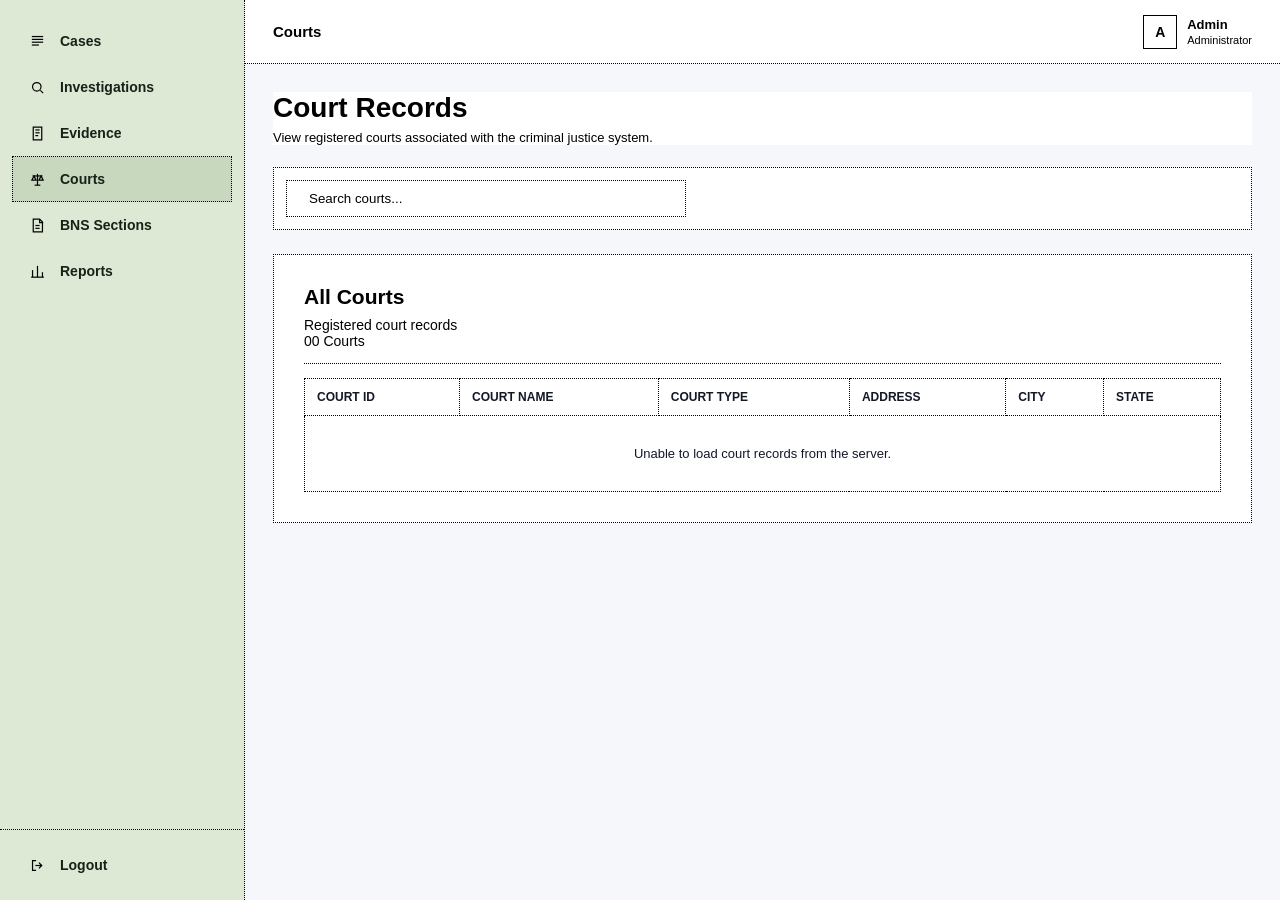
<file: frontend/courts.html>
<!DOCTYPE html>
<html lang="en">

<head>
    <meta charset="UTF-8">
    <meta name="viewport" content="width=device-width, initial-scale=1.0">

    <title>CRMS | Courts</title>

    <link rel="stylesheet" href="css/style.css">
</head>

<body>

    <div class="app">

        <!-- SIDEBAR -->
        <aside class="sidebar">

            <div class="sidebar-brand">
                <img
                    src="assets/crms-logo.png"
                    alt="CRMS"
                    class="sidebar-logo"
                >
            </div>

            <nav class="navigation">

                <a href="cases.html" class="nav-link">
                    <span class="nav-icon">
                        <svg viewBox="0 0 24 24" aria-hidden="true">
                            <path d="M4 5h16"></path>
                            <path d="M4 9h16"></path>
                            <path d="M4 13h16"></path>
                            <path d="M4 17h10"></path>
                        </svg>
                    </span>
                    <span>Cases</span>
                </a>

                <a href="investigations.html" class="nav-link">
                    <span class="nav-icon">
                        <svg viewBox="0 0 24 24" aria-hidden="true">
                            <circle cx="11" cy="11" r="6"></circle>
                            <path d="m16 16 4 4"></path>
                        </svg>
                    </span>
                    <span>Investigations</span>
                </a>

                <a href="evidence.html" class="nav-link">
                    <span class="nav-icon">
                        <svg viewBox="0 0 24 24" aria-hidden="true">
                            <path d="M6 3h12v18H6z"></path>
                            <path d="M9 7h6"></path>
                            <path d="M9 11h6"></path>
                            <path d="M9 15h4"></path>
                        </svg>
                    </span>
                    <span>Evidence</span>
                </a>

                <a href="courts.html" class="nav-link active">
                    <span class="nav-icon">
                        <svg viewBox="0 0 24 24" aria-hidden="true">
                            <path d="M12 4v16"></path>
                            <path d="M5 7h14"></path>
                            <path d="M7 7 4 13h6L7 7z"></path>
                            <path d="M17 7l-3 6h6l-3-6z"></path>
                            <path d="M8 20h8"></path>
                        </svg>
                    </span>
                    <span>Courts</span>
                </a>
                <a href="bns-sections.html" class="nav-link">
    <span class="nav-icon">
        <svg viewBox="0 0 24 24" aria-hidden="true">
            <path d="M6 3h9l4 4v14H6z"></path>
            <path d="M15 3v5h5"></path>
            <path d="M9 12h6"></path>
            <path d="M9 16h6"></path>
        </svg>
    </span>
    <span>BNS Sections</span>
</a>
                <a href="reports.html" class="nav-link">
                    <span class="nav-icon">
                        <svg viewBox="0 0 24 24" aria-hidden="true">
                            <path d="M5 20V10"></path>
                            <path d="M12 20V4"></path>
                            <path d="M19 20v-7"></path>
                            <path d="M3 20h18"></path>
                        </svg>
                    </span>
                    <span>Reports</span>
                </a>

            </nav>

            <div class="sidebar-bottom">

                <a href="index.html" class="nav-link logout">

                    <span class="nav-icon">
                        <svg viewBox="0 0 24 24" aria-hidden="true">
                            <path d="M10 5H5v14h5"></path>
                            <path d="M14 8l4 4-4 4"></path>
                            <path d="M18 12H9"></path>
                        </svg>
                    </span>

                    <span>Logout</span>

                </a>

            </div>

        </aside>


        <!-- MAIN CONTENT -->
        <main class="main-content">

            <!-- TOPBAR -->
            <header class="topbar">

                <div class="topbar-left">
                    <div class="page-title">
                        Courts
                    </div>
                </div>

                <div class="topbar-right">

                    <div class="user-profile">

                        <div class="avatar">
                            A
                        </div>

                        <div class="user-details">
                            <strong>Admin</strong>
                            <small>Administrator</small>
                        </div>

                    </div>

                </div>

            </header>


            <!-- PAGE CONTENT -->
            <section class="page-content">

                <div class="page-header">

                    <div>

                        <h1>Court Records</h1>

                        <p>
                            View registered courts associated with the criminal justice system.
                        </p>

                    </div>

                </div>


                <!-- SEARCH -->
                <div class="filters-card">

                    <div class="search-box">

                        <span class="search-icon">

                            <svg viewBox="0 0 24 24" aria-hidden="true">
                                <circle cx="11" cy="11" r="6"></circle>
                                <path d="m16 16 4 4"></path>
                            </svg>

                        </span>

                        <input
                            type="text"
                            id="courtSearch"
                            placeholder="Search courts..."
                        >

                    </div>

                </div>


                <!-- COURTS TABLE -->
                <div class="content-card">

                    <div class="card-header">

                        <div>

                            <h2>
                                All Courts
                            </h2>

                            <p>
                                Registered court records
                            </p>

                        </div>

                        <span id="courtCount">
                            00 Courts
                        </span>

                    </div>


                    <div class="table-wrapper court-table-wrapper">

                        <table class="court-table">

                            <thead>

                                <tr>

                                    <th>COURT ID</th>

                                    <th>COURT NAME</th>

                                    <th>COURT TYPE</th>

                                    <th>ADDRESS</th>

                                    <th>CITY</th>

                                    <th>STATE</th>

                                </tr>

                            </thead>


                            <tbody id="courtTableBody">

                                <tr>

                                    <td
                                        colspan="6"
                                        style="text-align:center; padding:30px;"
                                    >
                                        Loading court records...
                                    </td>

                                </tr>

                            </tbody>

                        </table>

                    </div>

                </div>

            </section>

        </main>

    </div>


    
    <script src="js/auth.js"></script>
    <script src="js/courts.js"></script>

</body>

</html>
</file>
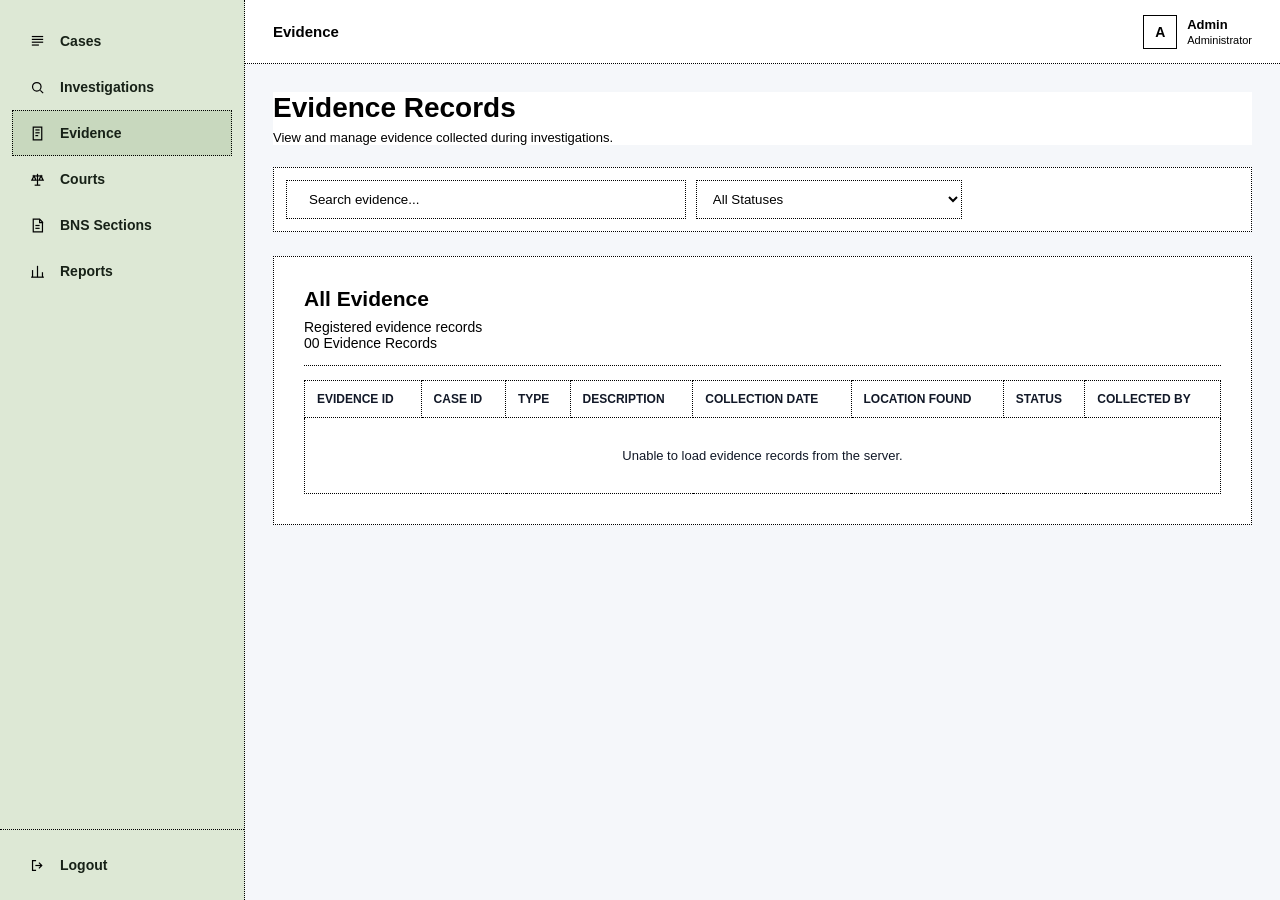
<file: frontend/evidence.html>
<!DOCTYPE html>
<html lang="en">

<head>
    <meta charset="UTF-8">
    <meta name="viewport" content="width=device-width, initial-scale=1.0">

    <title>CRMS | Evidence</title>

    <link rel="stylesheet" href="css/style.css">
</head>

<body>

    <div class="app">

        <!-- SIDEBAR -->
        <aside class="sidebar">

            <div class="sidebar-brand">
                <img
                    src="assets/crms-logo.png"
                    alt="CRMS"
                    class="sidebar-logo"
                >
            </div>

            <nav class="navigation">

                <a href="cases.html" class="nav-link">
                    <span class="nav-icon">
                        <svg viewBox="0 0 24 24" aria-hidden="true">
                            <path d="M4 5h16"></path>
                            <path d="M4 9h16"></path>
                            <path d="M4 13h16"></path>
                            <path d="M4 17h10"></path>
                        </svg>
                    </span>
                    <span>Cases</span>
                </a>

                <a href="investigations.html" class="nav-link">
                    <span class="nav-icon">
                        <svg viewBox="0 0 24 24" aria-hidden="true">
                            <circle cx="11" cy="11" r="6"></circle>
                            <path d="m16 16 4 4"></path>
                        </svg>
                    </span>
                    <span>Investigations</span>
                </a>

                <a href="evidence.html" class="nav-link active">
                    <span class="nav-icon">
                        <svg viewBox="0 0 24 24" aria-hidden="true">
                            <path d="M6 3h12v18H6z"></path>
                            <path d="M9 7h6"></path>
                            <path d="M9 11h6"></path>
                            <path d="M9 15h4"></path>
                        </svg>
                    </span>
                    <span>Evidence</span>
                </a>

                <a href="courts.html" class="nav-link">
                    <span class="nav-icon">
                        <svg viewBox="0 0 24 24" aria-hidden="true">
                            <path d="M12 4v16"></path>
                            <path d="M5 7h14"></path>
                            <path d="M7 7 4 13h6L7 7z"></path>
                            <path d="M17 7l-3 6h6l-3-6z"></path>
                            <path d="M8 20h8"></path>
                        </svg>
                    </span>
                    <span>Courts</span>
                </a>
            <a href="bns-sections.html" class="nav-link">
    <span class="nav-icon">
        <svg viewBox="0 0 24 24" aria-hidden="true">
            <path d="M6 3h9l4 4v14H6z"></path>
            <path d="M15 3v5h5"></path>
            <path d="M9 12h6"></path>
            <path d="M9 16h6"></path>
        </svg>
    </span>
    <span>BNS Sections</span>
</a>

                <a href="reports.html" class="nav-link">
                    <span class="nav-icon">
                        <svg viewBox="0 0 24 24" aria-hidden="true">
                            <path d="M5 20V10"></path>
                            <path d="M12 20V4"></path>
                            <path d="M19 20v-7"></path>
                            <path d="M3 20h18"></path>
                        </svg>
                    </span>
                    <span>Reports</span>
                </a>

            </nav>

            <div class="sidebar-bottom">

                <a href="index.html" class="nav-link logout">

                    <span class="nav-icon">
                        <svg viewBox="0 0 24 24" aria-hidden="true">
                            <path d="M10 5H5v14h5"></path>
                            <path d="M14 8l4 4-4 4"></path>
                            <path d="M18 12H9"></path>
                        </svg>
                    </span>

                    <span>Logout</span>

                </a>

            </div>

        </aside>


        <!-- MAIN CONTENT -->
        <main class="main-content">

            <!-- TOPBAR -->
            <header class="topbar">

                <div class="topbar-left">

                    <div class="page-title">
                        Evidence
                    </div>

                </div>

                <div class="topbar-right">

                    <div class="user-profile">

                        <div class="avatar">
                            A
                        </div>

                        <div class="user-details">
                            <strong>Admin</strong>
                            <small>Administrator</small>
                        </div>

                    </div>

                </div>

            </header>


            <!-- PAGE CONTENT -->
            <section class="page-content">

                <div class="page-header">

                    <div>

                        <h1>Evidence Records</h1>

                        <p>
                            View and manage evidence collected during investigations.
                        </p>

                    </div>

                </div>


                <!-- FILTERS -->
                <div class="filters-card">

                    <div class="search-box">

                        <span class="search-icon">

                            <svg viewBox="0 0 24 24" aria-hidden="true">
                                <circle cx="11" cy="11" r="6"></circle>
                                <path d="m16 16 4 4"></path>
                            </svg>

                        </span>

                        <input
                            type="text"
                            id="evidenceSearch"
                            placeholder="Search evidence..."
                        >

                    </div>


                    <select id="evidenceStatusFilter">

    <option value="all">
        All Statuses
    </option>

    <option value="collected">
        Collected
    </option>

    <option value="recorded">
        Recorded
    </option>

    <option value="under examination">
        Under Examination
    </option>

</select>

                </div>


                <!-- EVIDENCE TABLE -->
                <div class="content-card">

                    <div class="card-header">

                        <div>

                            <h2>
                                All Evidence
                            </h2>

                            <p>
                                Registered evidence records
                            </p>

                        </div>

                        <span id="evidenceCount">
                            00 Evidence Records
                        </span>

                    </div>


                    <div class="table-wrapper evidence-table-wrapper">

                        <table class="evidence-table">

                            <thead>

                                <tr>

                                    <th>
                                        EVIDENCE ID
                                    </th>

                                    <th>
                                        CASE ID
                                    </th>

                                    <th>
                                        TYPE
                                    </th>

                                    <th>
                                        DESCRIPTION
                                    </th>

                                    <th>
                                        COLLECTION DATE
                                    </th>

                                    <th>
                                        LOCATION FOUND
                                    </th>

                                    <th>
                                        STATUS
                                    </th>

                                    <th>
                                        COLLECTED BY
                                    </th>

                                </tr>

                            </thead>


                            <tbody id="evidenceTableBody">

                                <tr>

                                    <td
                                        colspan="8"
                                        style="text-align:center; padding:30px;"
                                    >
                                        Loading evidence records...
                                    </td>

                                </tr>

                            </tbody>

                        </table>

                    </div>

                </div>

            </section>

        </main>

    </div>


    
    <script src="js/auth.js"></script>
    <script src="js/evidence.js"></script>

</body>

</html>
</file>
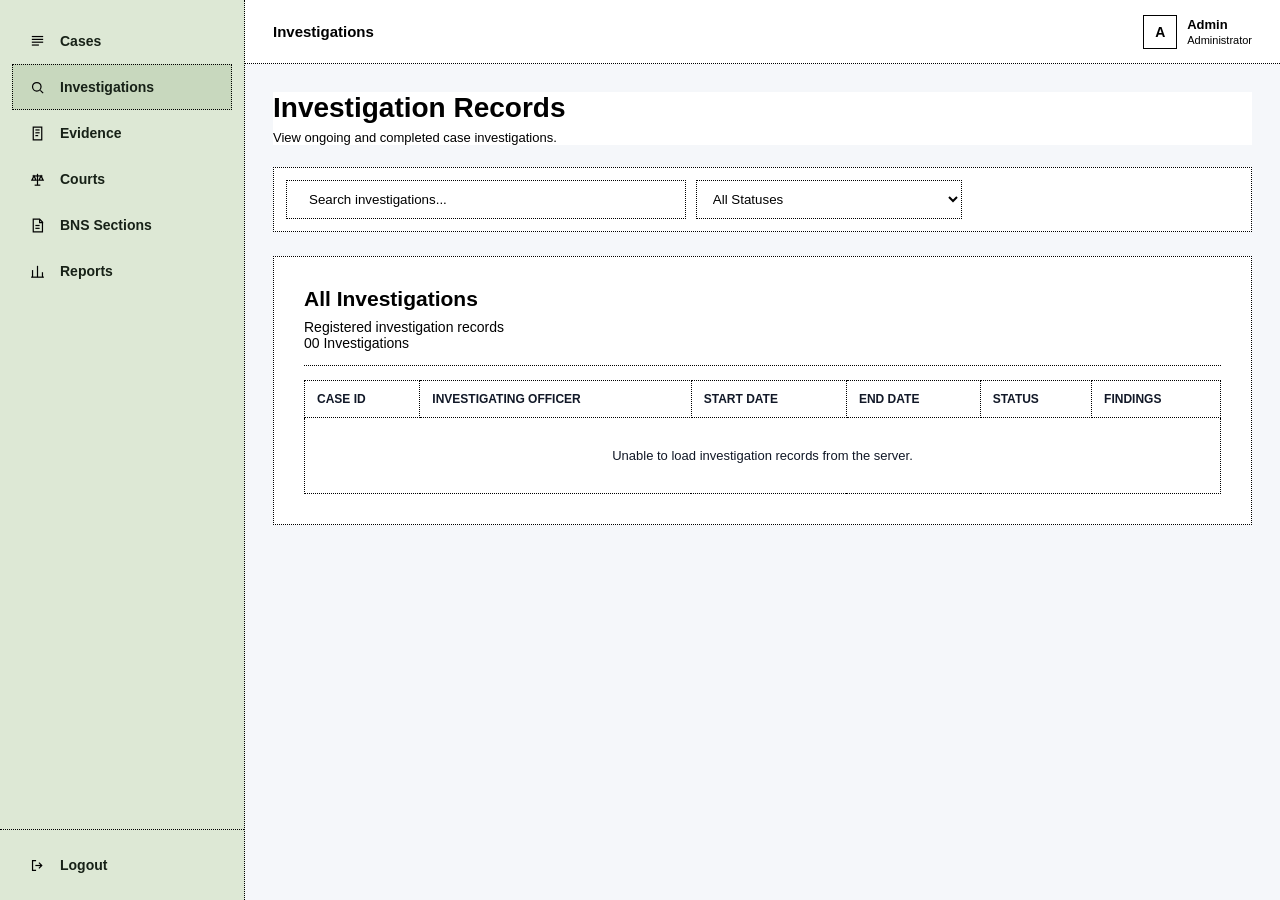
<file: frontend/investigations.html>
<!DOCTYPE html>
<html lang="en">

<head>
    <meta charset="UTF-8">
    <meta name="viewport" content="width=device-width, initial-scale=1.0">

    <title>CRMS | Investigations</title>

    <link rel="stylesheet" href="css/style.css">
</head>

<body>

    <div class="app">

        <!-- SIDEBAR -->
        <aside class="sidebar">

            <div class="sidebar-brand">
                <img
                    src="assets/crms-logo.png"
                    alt="CRMS"
                    class="sidebar-logo"
                >
            </div>

            <nav class="navigation">

                <a href="cases.html" class="nav-link">
                    <span class="nav-icon">
                        <svg viewBox="0 0 24 24" aria-hidden="true">
                            <path d="M4 5h16"></path>
                            <path d="M4 9h16"></path>
                            <path d="M4 13h16"></path>
                            <path d="M4 17h10"></path>
                        </svg>
                    </span>
                    <span>Cases</span>
                </a>

                <a href="investigations.html" class="nav-link active">
                    <span class="nav-icon">
                        <svg viewBox="0 0 24 24" aria-hidden="true">
                            <circle cx="11" cy="11" r="6"></circle>
                            <path d="m16 16 4 4"></path>
                        </svg>
                    </span>
                    <span>Investigations</span>
                </a>

                <a href="evidence.html" class="nav-link">
                    <span class="nav-icon">
                        <svg viewBox="0 0 24 24" aria-hidden="true">
                            <path d="M6 3h12v18H6z"></path>
                            <path d="M9 7h6"></path>
                            <path d="M9 11h6"></path>
                            <path d="M9 15h4"></path>
                        </svg>
                    </span>
                    <span>Evidence</span>
                </a>

                <a href="courts.html" class="nav-link">
                    <span class="nav-icon">
                        <svg viewBox="0 0 24 24" aria-hidden="true">
                            <path d="M12 4v16"></path>
                            <path d="M5 7h14"></path>
                            <path d="M7 7 4 13h6L7 7z"></path>
                            <path d="M17 7l-3 6h6l-3-6z"></path>
                            <path d="M8 20h8"></path>
                        </svg>
                    </span>
                    <span>Courts</span>
                </a>
                <a href="bns-sections.html" class="nav-link">
    <span class="nav-icon">
        <svg viewBox="0 0 24 24" aria-hidden="true">
            <path d="M6 3h9l4 4v14H6z"></path>
            <path d="M15 3v5h5"></path>
            <path d="M9 12h6"></path>
            <path d="M9 16h6"></path>
        </svg>
    </span>
    <span>BNS Sections</span>
</a>

                <a href="reports.html" class="nav-link">
                    <span class="nav-icon">
                        <svg viewBox="0 0 24 24" aria-hidden="true">
                            <path d="M5 20V10"></path>
                            <path d="M12 20V4"></path>
                            <path d="M19 20v-7"></path>
                            <path d="M3 20h18"></path>
                        </svg>
                    </span>
                    <span>Reports</span>
                </a>

            </nav>

            <div class="sidebar-bottom">

                <a href="index.html" class="nav-link logout">
                    <span class="nav-icon">
                        <svg viewBox="0 0 24 24" aria-hidden="true">
                            <path d="M10 5H5v14h5"></path>
                            <path d="M14 8l4 4-4 4"></path>
                            <path d="M18 12H9"></path>
                        </svg>
                    </span>
                    <span>Logout</span>
                </a>

            </div>

        </aside>


        <!-- MAIN CONTENT -->
        <main class="main-content">

            <!-- TOPBAR -->
            <header class="topbar">

                <div class="topbar-left">
                    <div class="page-title">
                        Investigations
                    </div>
                </div>

                <div class="topbar-right">

                    <div class="user-profile">

                        <div class="avatar">
                            A
                        </div>

                        <div class="user-details">
                            <strong>Admin</strong>
                            <small>Administrator</small>
                        </div>

                    </div>

                </div>

            </header>


            <!-- PAGE CONTENT -->
            <section class="page-content">

                <div class="page-header">

                    <div>

                        <h1>Investigation Records</h1>

                        <p>
                            View ongoing and completed case investigations.
                        </p>

                    </div>

                </div>


                <!-- FILTERS -->
                <div class="filters-card">

                    <div class="search-box">

                        <span class="search-icon">
                            <svg viewBox="0 0 24 24" aria-hidden="true">
                                <circle cx="11" cy="11" r="6"></circle>
                                <path d="m16 16 4 4"></path>
                            </svg>
                        </span>

                        <input
                            type="text"
                            id="investigationSearch"
                            placeholder="Search investigations..."
                        >

                    </div>

                    <select id="investigationStatusFilter">
                        <option value="all">All Statuses</option>
                        <option value="ongoing">Ongoing</option>
                        <option value="completed">Completed</option>
                    </select>

                </div>


                <!-- INVESTIGATION TABLE -->
                <div class="content-card">

                    <div class="card-header">

                        <div>

                            <h2>All Investigations</h2>

                            <p>
                                Registered investigation records
                            </p>

                        </div>

                        <span id="investigationCount">
                            00 Investigations
                        </span>

                    </div>


                    <div class="table-wrapper">

                        <table class="investigation-table">

                            <thead>

                                <tr>
                                    <th>CASE ID</th>
                                    <th>INVESTIGATING OFFICER</th>
                                    <th>START DATE</th>
                                    <th>END DATE</th>
                                    <th>STATUS</th>
                                    <th>FINDINGS</th>
                                </tr>

                            </thead>

                            <tbody id="investigationTableBody">

                                <tr>
                                    <td
                                        colspan="6"
                                        style="text-align:center; padding:30px;"
                                    >
                                        Loading investigation records...
                                    </td>
                                </tr>

                            </tbody>

                        </table>

                    </div>

                </div>

            </section>

        </main>

    </div>


    <script src="js/auth.js"></script>
    <script src="js/investigations.js"></script>

</body>

</html>
</file>
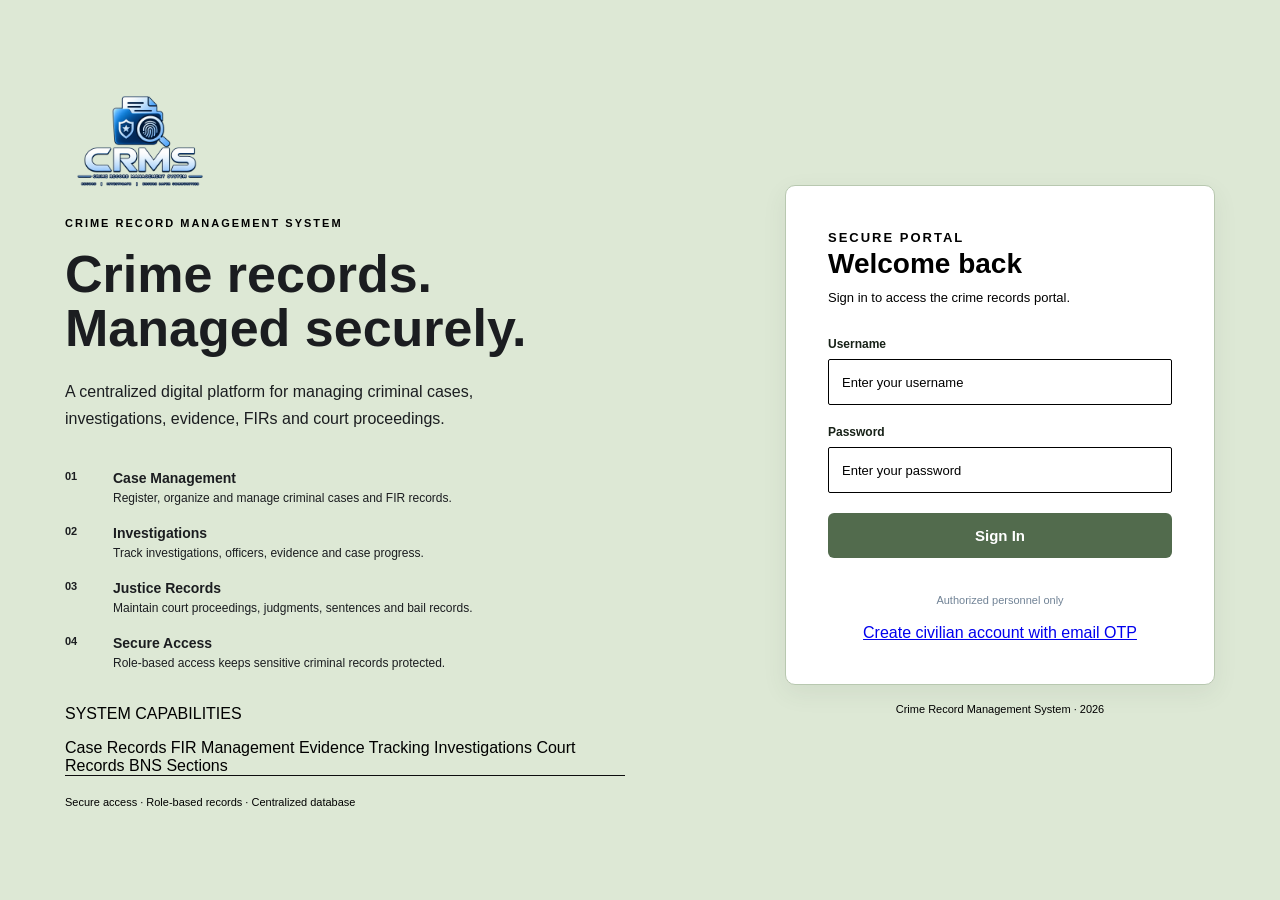
<file: frontend/police.html>
<!DOCTYPE html>
<html lang="en">

<head>
    <meta charset="UTF-8">
    <meta name="viewport" content="width=device-width, initial-scale=1.0">

    <title>CRMS | Police Officer</title>

    <link rel="stylesheet" href="css/style.css">
</head>

<body>

<div class="police-layout">

    <!-- LEFT SIDEBAR -->
    <aside class="police-sidebar">

        <div class="sidebar-logo">
            <img src="assets/crms-logo.png" alt="CRMS Logo">
        </div>

        <h2>
            Crime Record<br>
            Management<br>
            System
        </h2>

        <p class="sidebar-description">
            A centralized platform for accessing
            crime records, case information and
            legal proceedings.
        </p>

        <div class="sidebar-section">

            <h4>POLICE OFFICER PORTAL</h4>

            <p>
                View your officer information and
                records associated with your assigned
                police station.
            </p>

        </div>

        <div class="sidebar-section">

            <h4>ACCESS</h4>

            <p>
                Station cases<br>
                Investigations<br>
                Evidence<br>
                Court records<br>
                BNS sections
            </p>

        </div>

        <button
            type="button"
            class="sidebar-logout"
            onclick="logout()">
            Logout
        </button>

    </aside>


    <!-- MAIN CONTENT -->
    <main class="police-main">

        <section class="page-content">

            <!-- PAGE HEADER -->

            <div class="page-header">

                <div>

                    <p>POLICE OFFICER PORTAL</p>

                    <h1>Officer Dashboard</h1>

                    <p>
                        Officer information and records associated
                        with your assigned police station.
                    </p>

                </div>

            </div>


            <!-- OFFICER INFORMATION -->

            <div class="content-card">

                <div class="card-header">

                    <div>

                        <h2>Officer Information</h2>

                        <p>
                            Your registered police personnel details.
                        </p>

                    </div>

                </div>


                <div class="detail-grid">

                    <div class="detail-card">

                        <h4>Name</h4>

                        <p id="officerName">
                            Loading...
                        </p>

                    </div>


                    <div class="detail-card">

                        <h4>Police ID</h4>

                        <p id="officerId">
                            Loading...
                        </p>

                    </div>


                    <div class="detail-card">

                        <h4>Rank</h4>

                        <p id="officerRank">
                            Loading...
                        </p>

                    </div>


                    <div class="detail-card">

                        <h4>Joining Date</h4>

                        <p id="joiningDate">
                            Loading...
                        </p>

                    </div>


                    <div class="detail-card">

                        <h4>Police Station</h4>

                        <p id="stationName">
                            Loading...
                        </p>

                    </div>
                    <div class="detail-card">
    <h4>Previously Posted At</h4>
    <p id="previousStation">Loading...</p>
</div>

<div class="detail-card">
    <h4>Last Transfer Date</h4>
    <p id="lastTransferDate">Loading...</p>
</div>

                </div>

            </div>


            <!-- STATION CASES -->
            <div class="content-card">

                <div class="card-header">
                    <div>
                        <h2>Station Cases</h2>
                        <p>All cases registered under your assigned police station.</p>
                    </div>
                </div>

                <div id="caseResults">
                    Loading station cases...
                </div>

            </div>


            <!-- CASES ASSIGNED AS INVESTIGATING OFFICER -->
            <div class="content-card">

                <div class="card-header">
                    <div>
                        <h2>Cases Assigned as IO</h2>
                        <p>Cases for which you are the investigating officer.</p>
                    </div>
                </div>

                <div id="assignedCaseResults">
                    Loading assigned cases...
                </div>

            </div>


    </main>

</div>


<script src="js/auth.js"></script>
<script src="js/police.js"></script>

</body>

</html>
</file>
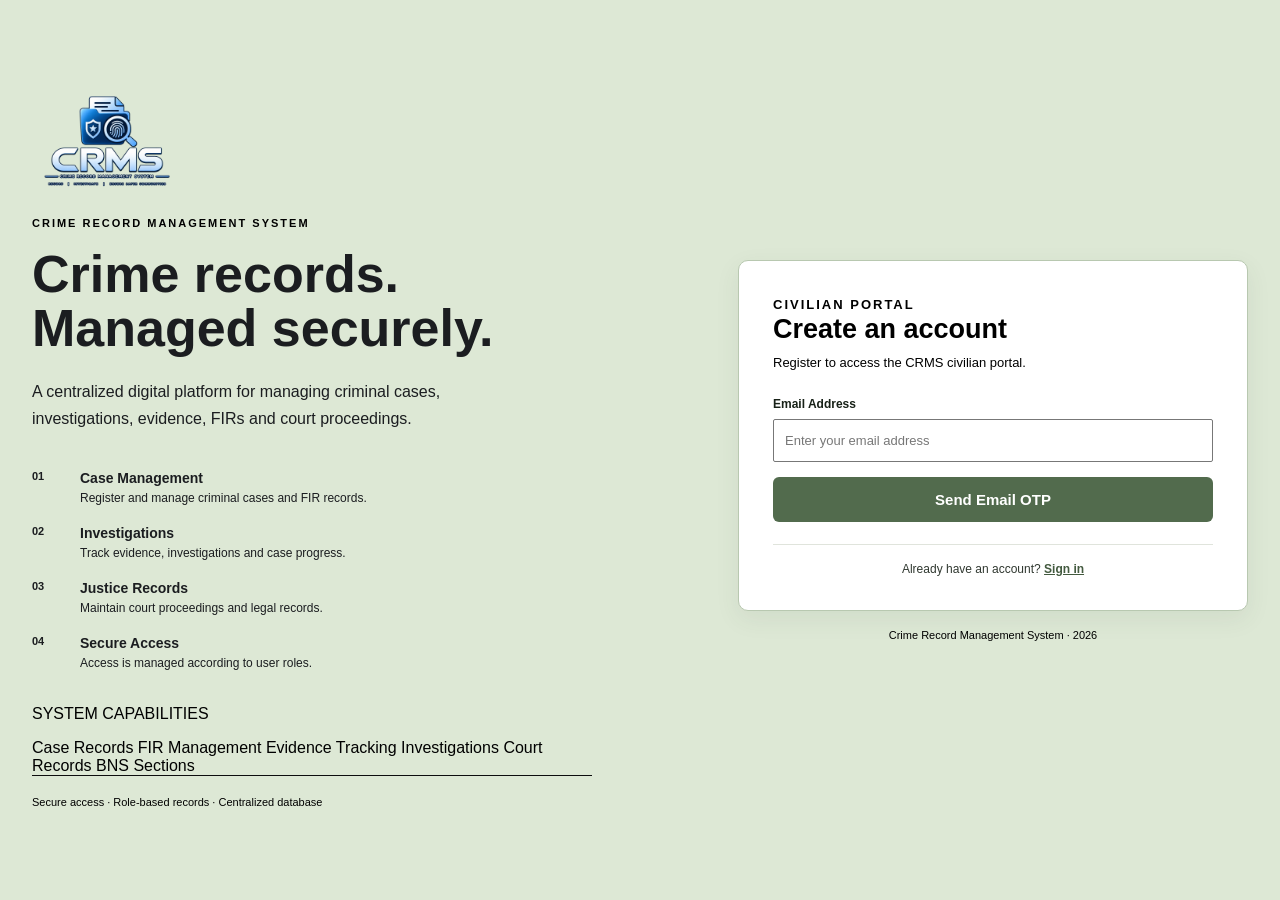
<file: frontend/register.html>
<!DOCTYPE html>
<html lang="en">
<head>
    <meta charset="UTF-8">
    <meta name="viewport" content="width=device-width, initial-scale=1.0">
    <title>CRMS | Civilian Registration</title>

    <link rel="stylesheet" href="css/login.css">
    <link rel="stylesheet" href="css/register.css">
</head>
<body>
    <div class="login-page register-page">
        <div class="login-layout register-layout">

            <!-- LEFT PANEL: SAME BRANDING AS LOGIN -->
            <div class="login-info">
                <img src="assets/crms-logo.png" alt="CRMS Logo"
                     class="login-logo">

                <p class="system-label">
                    CRIME RECORD MANAGEMENT SYSTEM
                </p>

                <h1>Crime records.<br>Managed securely.</h1>

                <p class="login-description">
                    A centralized digital platform for managing criminal
                    cases, investigations, evidence, FIRs and court proceedings.
                </p>

                <div class="system-features">
                    <div class="feature-item">
                        <span>01</span>
                        <div>
                            <strong>Case Management</strong>
                            <p>Register and manage criminal cases and FIR records.</p>
                        </div>
                    </div>

                    <div class="feature-item">
                        <span>02</span>
                        <div>
                            <strong>Investigations</strong>
                            <p>Track evidence, investigations and case progress.</p>
                        </div>
                    </div>

                    <div class="feature-item">
                        <span>03</span>
                        <div>
                            <strong>Justice Records</strong>
                            <p>Maintain court proceedings and legal records.</p>
                        </div>
                    </div>

                    <div class="feature-item">
                        <span>04</span>
                        <div>
                            <strong>Secure Access</strong>
                            <p>Access is managed according to user roles.</p>
                        </div>
                    </div>
                </div>

                <div class="system-overview">
                    <p class="overview-label">SYSTEM CAPABILITIES</p>
                    <div class="overview-items">
                        <span>Case Records</span>
                        <span>FIR Management</span>
                        <span>Evidence Tracking</span>
                        <span>Investigations</span>
                        <span>Court Records</span>
                        <span>BNS Sections</span>
                    </div>
                </div>

                <p class="security-note">
                    Secure access · Role-based records · Centralized database
                </p>
            </div>

            <!-- RIGHT PANEL: REGISTRATION -->
            <div class="login-section register-section">
                <div class="login-card register-card">

                    <div class="login-heading">
                        <p class="login-eyebrow">CIVILIAN PORTAL</p>
                        <h2>Create an account</h2>
                        <p>Register to access the CRMS civilian portal.</p>
                    </div>

                    <form id="registrationForm">
                        <div id="emailSection">
                            <div class="form-group">
                                <label for="email">Email Address</label>
                                <input id="email" type="email"
                                       maxlength="254"
                                       placeholder="Enter your email address"
                                       autocomplete="email" required>
                            </div>

                            <button type="button" class="login-button"
                                    id="sendOtpButton">
                                Send Email OTP
                            </button>

                            <div id="otpSection"
                                 class="register-otp-section"
                                 style="display:none">
                                <div class="form-group">
                                    <label for="otp">Email Verification Code</label>
                                    <input id="otp" type="text" maxlength="6"
                                           inputmode="numeric"
                                           autocomplete="one-time-code"
                                           placeholder="Enter 6-digit OTP">
                                </div>

                                <p id="otpTimer">Code expires in 5:00</p>

                                <button type="button" class="login-button"
                                        id="verifyButton">
                                    Verify Email
                                </button>

                                <button type="button" class="secondary-button"
                                        id="resendOtpButton">
                                    Resend OTP
                                </button>
                            </div>
                        </div>

                        <div id="profileSection"
                             class="profile-section"
                             style="display:none">
                            <p id="verifiedEmailMessage"
                               class="verified-message"></p>

                            <div class="register-fields">
                                <div class="form-group">
                                    <label for="fullName">Full Name</label>
                                    <input id="fullName" type="text"
                                           maxlength="100"
                                           autocomplete="name"
                                           placeholder="Enter your full name"
                                           required disabled>
                                </div>

                                <div class="form-group">
                                    <label for="dateOfBirth">Date of Birth</label>
                                    <input id="dateOfBirth" type="date"
                                           autocomplete="bday" disabled>
                                </div>

                                <div class="form-group">
                                    <label for="gender">Gender</label>
                                    <select id="gender" disabled>
                                        <option value="">Select gender (optional)</option>
                                        <option value="Male">Male</option>
                                        <option value="Female">Female</option>
                                        <option value="Other">Other</option>
                                        <option value="Prefer not to say">Prefer not to say</option>
                                    </select>
                                </div>

                                <div class="form-group">
                                    <label for="address">Address</label>
                                    <input id="address" type="text"
                                           maxlength="255"
                                           autocomplete="street-address"
                                           placeholder="House number, street"
                                           disabled>
                                </div>

                                <div class="form-group">
                                    <label for="city">City</label>
                                    <input id="city" type="text" maxlength="50"
                                           autocomplete="address-level2"
                                           placeholder="Enter city" disabled>
                                </div>

                                <div class="form-group">
                                    <label for="state">State</label>
                                    <input id="state" type="text" maxlength="50"
                                           autocomplete="address-level1"
                                           placeholder="Enter state" disabled>
                                </div>

                                <div class="form-group">
                                    <label for="pincode">PIN Code</label>
                                    <input id="pincode" type="text"
                                           maxlength="10"
                                           inputmode="numeric"
                                           autocomplete="postal-code"
                                           placeholder="Enter PIN code" disabled>
                                </div>

                                <div class="form-group">
                                    <label for="password">Create Password</label>
                                    <input id="password" type="password"
                                           minlength="8" maxlength="128"
                                           autocomplete="new-password"
                                           placeholder="At least 8 characters"
                                           required disabled>
                                </div>
                            </div>

                            <button type="submit" class="login-button"
                                    id="createAccountButton">
                                Create Civilian Account
                            </button>
                        </div>

                        <p id="statusMessage" class="status"
                           role="status" aria-live="polite"></p>
                    </form>

                    <p class="register-footer">
                        Already have an account?
                        <a href="index.html">Sign in</a>
                    </p>
                </div>

                <p class="footer-text">
                    Crime Record Management System · 2026
                </p>
            </div>
        </div>
    </div>

    <script src="js/register.js?v=3"></script>
</body>
</html>
</file>
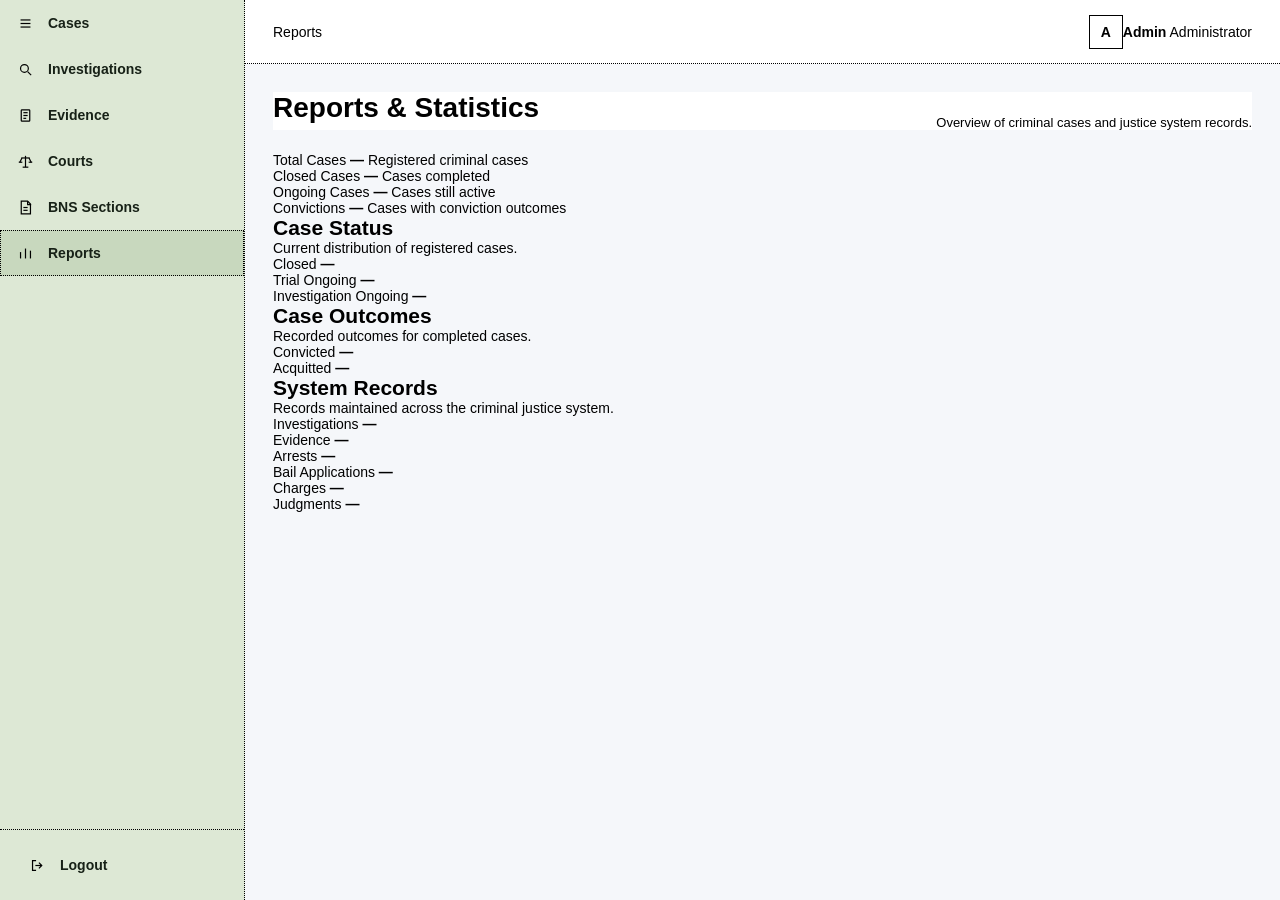
<file: frontend/reports.html>
<!DOCTYPE html>
<html lang="en">
<head>
    <meta charset="UTF-8">
    <meta name="viewport" content="width=device-width, initial-scale=1.0">

    <title>CRMS | Reports</title>

    <link rel="stylesheet" href="css/style.css">
</head>

<body>

    <div class="app">

        <!-- SIDEBAR -->

        <aside class="sidebar">

    <div class="brand">
        <img src="assets/crms-logo.png" alt="CRMS Logo">
    </div>

    <nav class="sidebar-nav">

        <a href="cases.html" class="nav-link">
            <span class="nav-icon">
                <svg viewBox="0 0 24 24" aria-hidden="true">
                    <line x1="5" y1="7" x2="19" y2="7"></line>
                    <line x1="5" y1="12" x2="19" y2="12"></line>
                    <line x1="5" y1="17" x2="19" y2="17"></line>
                </svg>
            </span>
            <span>Cases</span>
        </a>

        <a href="investigations.html" class="nav-link">
            <span class="nav-icon">
                <svg viewBox="0 0 24 24" aria-hidden="true">
                    <circle cx="10.5" cy="10.5" r="5.5"></circle>
                    <line x1="15" y1="15" x2="20" y2="20"></line>
                </svg>
            </span>
            <span>Investigations</span>
        </a>

        <a href="evidence.html" class="nav-link">
            <span class="nav-icon">
                <svg viewBox="0 0 24 24" aria-hidden="true">
                    <rect x="6" y="4" width="12" height="16" rx="1"></rect>
                    <line x1="9" y1="8" x2="15" y2="8"></line>
                    <line x1="9" y1="12" x2="15" y2="12"></line>
                    <line x1="9" y1="16" x2="13" y2="16"></line>
                </svg>
            </span>
            <span>Evidence</span>
        </a>

        <a href="courts.html" class="nav-link">
            <span class="nav-icon">
                <svg viewBox="0 0 24 24" aria-hidden="true">
                    <line x1="12" y1="4" x2="12" y2="20"></line>
                    <line x1="6" y1="7" x2="18" y2="7"></line>
                    <line x1="7" y1="7" x2="4" y2="13"></line>
                    <line x1="17" y1="7" x2="20" y2="13"></line>
                    <path d="M2.5 13h5"></path>
                    <path d="M16.5 13h5"></path>
                    <line x1="8" y1="20" x2="16" y2="20"></line>
                </svg>
            </span>
            <span>Courts</span>
        </a>
       <a href="bns-sections.html" class="nav-link">
    <span class="nav-icon">
        <svg viewBox="0 0 24 24" aria-hidden="true">
            <path d="M6 3h9l4 4v14H6z"></path>
            <path d="M15 3v5h5"></path>
            <path d="M9 12h6"></path>
            <path d="M9 16h6"></path>
        </svg>
    </span>
    <span>BNS Sections</span>
</a>

        <a href="reports.html" class="nav-link active">
            <span class="nav-icon">
                <svg viewBox="0 0 24 24" aria-hidden="true">
                    <line x1="5" y1="19" x2="5" y2="10"></line>
                    <line x1="12" y1="19" x2="12" y2="5"></line>
                    <line x1="19" y1="19" x2="19" y2="8"></line>
                </svg>
            </span>
            <span>Reports</span>
        </a>

    </nav>

    <div class="sidebar-bottom">
        <a href="index.html" class="nav-link">
            <span class="nav-icon">
                <svg viewBox="0 0 24 24" aria-hidden="true">
                    <path d="M10 5H5v14h5"></path>
                    <path d="M14 8l4 4-4 4"></path>
                    <path d="M9 12h9"></path>
                </svg>
            </span>
            <span>Logout</span>
        </a>
    </div>

</aside>


        <!-- MAIN CONTENT -->

        <main class="main-content">

            <!-- TOP BAR -->

            <header class="topbar">

                <div class="topbar-title">
                    Reports
                </div>

                <div class="topbar-right">

                    <div class="avatar">
    A
</div>

                    <div>
                        <strong>Admin</strong>
                        <span>Administrator</span>
                    </div>

                </div>

            </header>


            <!-- PAGE CONTENT -->

            <section class="page-content">

                <div class="page-header">

                    <h1>Reports & Statistics</h1>

                    <p>
                        Overview of criminal cases and justice system records.
                    </p>

                </div>


                <!-- REPORT CARDS -->

                <div class="report-card-grid">

                    <div class="report-card">
                        <span class="report-label">
                            Total Cases
                        </span>

                        <strong id="reportTotalCases">
                            —
                        </strong>

                        <span class="report-description">
                            Registered criminal cases
                        </span>
                    </div>


                    <div class="report-card">
                        <span class="report-label">
                            Closed Cases
                        </span>

                        <strong id="reportClosedCases">
                            —
                        </strong>

                        <span class="report-description">
                            Cases completed
                        </span>
                    </div>


                    <div class="report-card">
                        <span class="report-label">
                            Ongoing Cases
                        </span>

                        <strong id="reportOngoingCases">
                            —
                        </strong>

                        <span class="report-description">
                            Cases still active
                        </span>
                    </div>


                    <div class="report-card">
                        <span class="report-label">
                            Convictions
                        </span>

                        <strong id="reportConvictions">
                            —
                        </strong>

                        <span class="report-description">
                            Cases with conviction outcomes
                        </span>
                    </div>

                </div>


                <!-- CASE STATUS -->

                <div class="report-section">

                    <div class="section-heading">

                        <div>
                            <h2>Case Status</h2>
                            <p>Current distribution of registered cases.</p>
                        </div>

                    </div>

                    <div class="report-stat-list">

                        <div class="report-stat-row">
                            <span>Closed</span>
                            <strong id="statusClosed">—</strong>
                        </div>

                        <div class="report-progress">
                            <div id="statusClosedProgress"></div>
                        </div>


                        <div class="report-stat-row">
                            <span>Trial Ongoing</span>
                            <strong id="statusTrial">—</strong>
                        </div>

                        <div class="report-progress">
                            <div id="statusTrialProgress"></div>
                        </div>


                        <div class="report-stat-row">
                            <span>Investigation Ongoing</span>
                            <strong id="statusInvestigation">—</strong>
                        </div>

                        <div class="report-progress">
                            <div id="statusInvestigationProgress"></div>
                        </div>

                    </div>

                </div>


                <!-- OUTCOMES -->

                <div class="report-section">

                    <div class="section-heading">

                        <div>
                            <h2>Case Outcomes</h2>
                            <p>Recorded outcomes for completed cases.</p>
                        </div>

                    </div>

                    <div class="outcome-grid">

                        <div class="outcome-item">
                            <span>Convicted</span>
                            <strong id="outcomeConvicted">—</strong>
                        </div>

                        <div class="outcome-item">
                            <span>Acquitted</span>
                            <strong id="outcomeAcquitted">—</strong>
                        </div>

                    </div>

                </div>


                <!-- SYSTEM RECORDS -->

                <div class="report-section">

                    <div class="section-heading">

                        <div>
                            <h2>System Records</h2>
                            <p>Records maintained across the criminal justice system.</p>
                        </div>

                    </div>

                    <div class="record-summary-grid">

                        <div class="record-summary">
                            <span>Investigations</span>
                            <strong id="recordInvestigations">—</strong>
                        </div>

                        <div class="record-summary">
                            <span>Evidence</span>
                            <strong id="recordEvidence">—</strong>
                        </div>

                        <div class="record-summary">
                            <span>Arrests</span>
                            <strong id="recordArrests">—</strong>
                        </div>

                        <div class="record-summary">
                            <span>Bail Applications</span>
                            <strong id="recordBail">—</strong>
                        </div>

                        <div class="record-summary">
                            <span>Charges</span>
                            <strong id="recordCharges">—</strong>
                        </div>

                        <div class="record-summary">
                            <span>Judgments</span>
                            <strong id="recordJudgments">—</strong>
                        </div>

                    </div>

                </div>

            </section>

        </main>

    </div>


    
    <script src="js/auth.js"></script>
    <script src="js/reports.js"></script>

</body>
</html>
</file>
<file: frontend/css/login.css>
/* =========================================================
   CRMS LOGIN PAGE
   ========================================================= */

* {
    box-sizing: border-box;
}

html,
body {
    margin: 0;
    padding: 0;
    width: 100%;
    min-height: 100%;
}

body {
    font-family: Arial, Helvetica, sans-serif;
    background: #ffffff;
    color: #000000;
}


/* =========================
   MAIN PAGE
   ========================= */

.login-page {
    min-height: 100vh;
    width: 100%;

    display: flex;
    align-items: center;
    justify-content: center;

    padding: 50px;
}


/* =========================
   TWO COLUMN LAYOUT
   ========================= */

.login-layout {
    width: 100%;
    max-width: 1150px;

    display: grid;
    grid-template-columns: 1fr 430px;

    gap: 100px;

    align-items: center;
}


/* =========================
   LEFT SIDE
   ========================= */

.login-info {
    max-width: 560px;
}


/* LOGO */

.login-logo {
    display: block;

    width: 150px;
    height: auto;

    margin-bottom: 25px;
}


/* SMALL TITLE */

.system-label {
    margin: 0 0 18px;

    font-size: 11px;
    font-weight: 700;

    letter-spacing: 2px;

    color: #000000;
}


/* MAIN HEADING */

.login-info h1 {
    margin: 0 0 22px;

    font-size: 52px;
    line-height: 1.05;
    font-weight: 700;

    color: #1b1d20;
}


/* DESCRIPTION */

.login-description {
    max-width: 500px;

    margin: 0 0 38px;

    font-size: 16px;
    line-height: 1.7;

    color: #1b1d20;
}


/* =========================
   FEATURES
   ========================= */

.system-features {
    display: flex;
    flex-direction: column;

    gap: 20px;

    margin-bottom: 35px;
}

.feature-item {
    display: flex;
    gap: 18px;
}

.feature-item > span {
    width: 30px;

    font-size: 11px;
    font-weight: 700;

    color: #1b1d20;
}

.feature-item strong {
    display: block;

    margin-bottom: 5px;

    font-size: 14px;

    color: #1b1d20;
}

.feature-item p {
    margin: 0;

    font-size: 12px;

    color: #1b1d20;
}


/* SECURITY TEXT */

.security-note {
    margin: 0;

    padding-top: 20px;

    border-top: 1px solid #0d0d0e;

    font-size: 11px;

    color: #000000;
}


/* =========================
   RIGHT SIDE
   ========================= */

.login-section {
    width: 100%;
}


/* LOGIN CARD */

.login-card {
    background: #ffffff;
    border: 1px solid #B8C8B0;
    border-radius: 10px;
    padding: 42px;
    box-shadow: 0 8px 25px rgba(60, 80, 60, 0.08);
}


/* =========================
   LOGIN HEADING
   ========================= */

.login-heading {
    margin-bottom: 30px;
}

.login-eyebrow {
    margin: 0 0 10px;

    font-size: 10px;
    font-weight: 700;

    letter-spacing: 2px;

    color: #040404;
}

.login-heading h2 {
    margin: 0 0 8px;

    font-size: 28px;

    color: #000000;
}

.login-heading p {
    margin: 0;

    font-size: 13px;
    line-height: 1.5;

    color: #000000;
}


/* =========================
   FORM
   ========================= */

.form-group {
    margin-bottom: 20px;
}

.form-group label {
    display: block;

    margin-bottom: 8px;

    font-size: 12px;
    font-weight: 700;

    color: #dbe2e8;
}


/* INPUT */

.login-card input {
    width: 100%;
    height: 46px;

    padding: 0 13px;

    background: #ffffff;

    color: #000000;

    border: 1px solid #000000;

    border-radius: 2px;

    outline: none;

    font-family: Arial, Helvetica, sans-serif;
    font-size: 13px;

    box-shadow: none;
}

.login-card input::placeholder {
    color: #000000;
}

.login-card input:hover,
.login-card input:focus {
    border-color: #f8fafb;

    box-shadow: none;
}


/* =========================
   SIGN IN BUTTON
   ========================= */
.login-button {
    width: 100%;
    padding: 14px;
    background: #526B4D;
    color: #ffffff;
    border: none;
    border-radius: 6px;
    font-size: 15px;
    font-weight: 600;
    cursor: pointer;
}

.login-button:hover {
    background: #435A3F;
}
.form-group label {
    color: #172117;
}
.footer-text {
    color: #526052;
}
/* =========================
   AUTHORIZATION
   ========================= */

.login-note {
    margin-top: 18px;
    padding-top: 17px;

    border-top: 1px solid #ffffff;

    text-align: center;

    font-size: 11px;

    color: #718396;
}


/* =========================
   OTP
   ========================= */

#otpSection {
    margin-top: 25px;
    padding-top: 25px;

    border-top: 1px solid #26394c;
}

.otp-heading h3 {
    margin: 0 0 8px;

    font-size: 20px;
}

.otp-heading p {
    margin: 0 0 18px;

    font-size: 12px;
    line-height: 1.5;

    color: #020202;
}


/* SIMULATED OTP BOX */

.simulated-otp {
    padding: 18px;

    margin-bottom: 15px;

    text-align: center;

    background: #ffffff;

    border: 1px solid #000000;
}

.simulated-otp span {
    display: block;

    margin-bottom: 8px;

    font-size: 9px;

    letter-spacing: 2px;

    color: #0e0e0f;
}

.simulated-otp strong {
    display: block;

    font-size: 25px;

    letter-spacing: 6px;

    color: #000000;
}


/* OTP INPUT */

#otpSection input {
    width: 100%;
    height: 45px;

    margin-bottom: 10px;

    text-align: center;

    letter-spacing: 4px;
}


/* TIMER */

#otpTimer {
    text-align: center;

    font-size: 11px;

    color: #000001;
}


/* OTP BUTTONS */

#otpSection button {
    width: 100%;
    height: 42px;

    margin-top: 8px;

    background: black;
    color: #ffffff;

    border: 1px solid #000000;
    border-radius: 2px;

    font-size: 12px;
    font-weight: 600;

    cursor: pointer;

    box-shadow: none;
}

#otpSection button:hover {
    background: #232323;

    box-shadow: none;

    transform: none;
}


/* =========================
   FOOTER
   ========================= */

.footer-text {
    margin: 18px 0 0;

    text-align: center;

    font-size: 11px;

    color: #000000;
}


/* =========================
   RESPONSIVE
   ========================= */

@media (max-width: 900px) {

    .login-page {
        padding: 35px 25px;
    }

    .login-layout {
        grid-template-columns: 1fr;

        gap: 45px;

        max-width: 500px;
    }

    .login-info {
        max-width: 100%;

        text-align: center;
    }

    .login-logo {
        margin-left: auto;
        margin-right: auto;
    }

    .login-info h1 {
        font-size: 40px;
    }

    .login-description {
        margin-left: auto;
        margin-right: auto;
    }

    .security-note {
        text-align: center;
    }
}


@media (max-width: 500px) {

    .login-page {
        padding: 25px 18px;
    }

    .login-card {
        padding: 28px 22px;
    }

    .login-info h1 {
        font-size: 34px;
    }
}
/* LOGIN PAGE BACKGROUND */

.login-page {
    min-height: 100vh;
    background: #DDE8D5;
}
</file>
<file: frontend/css/style.css>
/* =========================================================
   CRMS - CLEAN SIMPLE DATABASE UI
========================================================= */

:root {
    --black: #ffffff;
    
    --sidebar: #ffffff;
    --white: #000000;
    --muted: #000000;
    --line: #000000;
}


/* =========================================================
   GLOBAL
========================================================= */

* {
    margin: 0;
    padding: 0;
    box-sizing: border-box;
    box-shadow: none !important;
    text-shadow: none !important;
    transition: none !important;
}

html,
body {
    min-height: 100%;
    background: var(--white);
    color: var(--white);
    font-family: Arial, Helvetica, sans-serif;
    font-size: 14px;
}

a {
    color: var(--white);
}

button,
input,
select,
textarea {
    font-family: inherit;
}

button {
    cursor: pointer;
}


/* =========================================================
   LOGIN
========================================================= */

.login-page {
    min-height: 100vh;
    display: flex;
    align-items: center;
    justify-content: center;
    padding: 25px;
    background: var(--black);
}

.login-container {
    width: 100%;
    max-width: 430px;
    text-align: center;
}

/* Logo removed */
.brand,
.crms-logo {
    display: none !important;
}

.login-card {
    padding: 28px;
    background: var(--white-light);
    border: 1px dotted var(--black);
    text-align: left;
}

.login-heading h2 {
    margin-bottom: 8px;
}

.login-heading p,
.login-note,
.footer-text {
    color: var(--muted);
}

.login-heading p {
    margin-bottom: 24px;
}

.form-group {
    margin-bottom: 17px;
}

.form-group label,
label {
    display: block;
    margin-bottom: 7px;
    font-weight: 600;
}

.form-group input,
.login-card input {
    width: 100%;
    padding: 11px 12px;
    background: var(--white);
    color: var(--black);
    border: 1px dotted var(--black);
    outline: none;
}

.login-button {
    width: 100%;
    padding: 11px;
    background: var(--white-light);
    color: var(--black);
    border: 1px solid var(--black);
}


/* =========================================================
   MAIN LAYOUT
========================================================= */

.app {
    min-height: 100vh;
    background: var(--black);
}

.sidebar {
    position: fixed;
    top: 0;
    left: 0;

    width: 245px;
    height: 100vh;

    z-index: 100;

    display: flex;
    flex-direction: column;

    background: var(--sidebar);
    border-right: 1px dotted var(--line);
}

/* Logo removed from sidebar */
.sidebar-brand,
.sidebar-logo {
    display: none !important;
}

.navigation {
    padding: 18px 12px;
}

.nav-link {
    display: flex;
    align-items: center;
    gap: 13px;

    min-height: 46px;
    padding: 10px 14px;

    color: var(--black);

    border: 1px solid transparent;

    font-weight: 600;
    text-decoration: none;
}

/* No hover glow/background */
.nav-link:hover {
    background: transparent !important;
}

.nav-link.active {
    background: #b1b3b1!important;
    border: 1px dotted var(--line);
}

.nav-icon {
    width: 20px;
    height: 20px;

    display: flex;
    align-items: center;
    justify-content: center;

    flex-shrink: 0;
}

.nav-icon svg {
    width: 17px;
    height: 17px;

    fill: none;
    stroke: currentColor;
    stroke-width: 1.7;
}

.sidebar-bottom {
    margin-top: auto;
    padding: 12px;

    border-top: 1px dotted var(--line);
}

.main-content {
    margin-left: 245px;
    min-height: 100vh;

    background: var(--white);
}

.topbar {
    height: 64px;

    display: flex;
    align-items: center;
    justify-content: space-between;

    padding: 0 28px;

    background: var(--white);
    border-bottom: 1px dotted var(--line);
}

.page-title {
    font-size: 15px;
    font-weight: 700;
}

.topbar-right,
.user-profile {
    display: flex;
    align-items: center;
}

.user-profile {
    gap: 10px;
}

.avatar {
    width: 34px;
    height: 34px;

    display: flex;
    align-items: center;
    justify-content: center;

    border: 1px solid var(--line);

    background: transparent;

    font-weight: 700;
}

.user-details {
    display: flex;
    flex-direction: column;
    gap: 2px;
}

.user-details strong {
    font-size: 13px;
}

.user-details small {
    color: var(--muted);
    font-size: 11px;
}

.page-content {
    padding: 28px;
    background: var(--black);
}

.page-header {
    display: flex;
    align-items: flex-end;
    justify-content: space-between;

    margin-bottom: 22px;
}

.page-header h1 {
    margin-bottom: 6px;
    font-size: 28px;
}

.page-header p,
.header-date {
    color: var(--muted);
    font-size: 13px;
}


/* =========================================================
   CARDS
========================================================= */

.content-card,
.filters-card,
.stat-card,
.detail-card,
.detail-section,
.case-detail-header,
.info-card,
.record-section,
.section-card,
.quick-card,
.cases-card {
    background: var(--white-light) !important;

    border: 1px dotted var(--line) !important;
    border-radius: 0 !important;

    color: var(--black);
}

.content-card,
.stat-card,
.detail-card,
.detail-section {
    padding: 18px;
}

.card-header {
    padding-bottom: 14px;
    margin-bottom: 14px;

    border-bottom: 1px dotted var(--line);
}

.card-header h2,
.card-header h3,
.card-header p,
.content-card h2 {
    color: var(--white);
}

.card-header p {
    color: var(--black);
}


/* =========================================================
   FILTERS
========================================================= */

.filters-card {
    display: grid;

    grid-template-columns: 1.5fr 1fr 1fr;

    gap: 10px;

    padding: 12px;
    margin-bottom: 16px;
}

.search-box {
    display: flex;
    align-items: center;

    border: 1px dotted var(--line);
}

.search-box input {
    border: 0 !important;
}

.search-icon {
    padding-left: 10px;
    color: var(--black);
}

input,
select,
textarea {
    width: 100%;

    padding: 10px 12px;

    background: var(--sidebar) !important;
    color: var(--black) !important;

    border: 1px dotted var(--line) !important;
    border-radius: 0 !important;

    outline: none;
}

input::placeholder,
textarea::placeholder {
    color: #000000;
}

input:focus,
select:focus,
textarea:focus {
    border: 1px solid var(--line) !important;
}

select option {
    background: var(--sidebar);
    color: var(--black);
}


/* =========================================================
   TABLES
========================================================= */

.table-container {
    width: 100%;
    overflow-x: auto;
}

table,
.cases-table {
    width: 100%;

    border-collapse: collapse;

    background: var(--black);
    color: var(--white);
}

table th,
table td,
.cases-table th,
.cases-table td,
th,
td {
    padding: 11px 12px;

    border: 1px dotted var(--line);

    text-align: left;
    vertical-align: middle;

    box-shadow: none !important;
}

table th,
.cases-table th,
th {
    background: var(--black-light);

    font-size: 12px;
    font-weight: 700;

    text-transform: uppercase;
}

table td,
.cases-table td,
td {
    background: var(--black);

    color: #e5ebf2;

    font-size: 13px;
}

/* NO LIGHT BLUE HOVER EFFECT */

table tbody tr:hover td,
.cases-table tbody tr:hover td,
tr:hover td {
    background: var(--black) !important;
    box-shadow: none !important;
}

.case-id-link,
td a {
    color: var(--white) !important;
    text-decoration: underline;
}


/* =========================================================
   BUTTONS
========================================================= */

button,
.btn,
.add-case-btn {
    min-height: 36px;

    padding: 7px 14px;

    background: transparent !important;
    color: var(--white) !important;

    border: 1px solid var(--line) !important;
    border-radius: 0 !important;

    font-size: 13px;
    font-weight: 600;
}

button:hover,
.btn:hover,
.add-case-btn:hover {
    background: transparent !important;
    color: var(--white) !important;
}


/* =========================================================
   STATUS
   Plain text, NOT badges
========================================================= */

.status,
.status.closed,
.status.ongoing,
.status.acquitted {
    display: inline !important;

    padding: 0 !important;
    margin: 0 !important;

    border: none !important;
    background: transparent !important;

    color: var(--white) !important;

    font-size: 13px !important;
    font-weight: 500 !important;

    line-height: 1.4 !important;
}


/* =========================================================
   CASE DETAILS
========================================================= */

.case-detail-header {
    padding: 20px;
    margin-bottom: 18px;
}

.detail-grid,
.two-column-grid {
    display: grid;

    grid-template-columns: 1fr 1fr;

    gap: 12px;
}

.detail-grid {
    margin-bottom: 16px;
}

.detail-card {
    min-height: 60px;
}

.detail-label {
    display: block;

    margin-bottom: 6px;

    color: var(--muted);

    font-size: 11px;
    font-weight: 700;

    text-transform: uppercase;
}

.detail-card strong,
.detail-card span {
    color: var(--white);
}

.detail-section {
    margin-bottom: 14px;
    overflow-x: auto;
}

.detail-section h2,
.detail-section h3 {
    margin-top: 0;
}

.detail-section p {
    color: #e2e8ef;
}


/* =========================================================
   TIMELINE
========================================================= */

.timeline {
    position: relative;

    margin: 0;
    padding-left: 24px;
}

.timeline::before {
    content: "";

    position: absolute;

    left: 5px;
    top: 0;
    bottom: 0;

    width: 1px;

    background: var(--line);
}

.timeline-item {
    position: relative;

    padding: 0 0 20px 18px;

    border-bottom: 1px dotted #6f7b88;
}

.timeline-item + .timeline-item {
    padding-top: 16px;
}

.timeline-marker {
    position: absolute;

    left: -24px;
    top: 2px;

    width: 9px;
    height: 9px;

    background: var(--black);

    border: 1px solid var(--white);
    border-radius: 50%;
}

.timeline-title {
    margin-bottom: 5px;

    font-size: 14px;
    font-weight: 700;
}

.timeline-content p {
    margin-bottom: 5px;

    color: #d6dee7;

    line-height: 1.5;
}

.timeline-meta {
    color: var(--muted);
    font-size: 11px;
}


/* =========================================================
   RECORDS
========================================================= */

.person-list,
.record-list {
    display: flex;
    flex-direction: column;
    gap: 8px;
}

.person-item,
.record-item,
.empty-record,
.arrest-record,
.bail-record,
.charge-record,
.proceeding-record,
.sentence-record,
.imprisonment-record,
.evidence-record {
    padding: 12px;

    background: var(--sidebar) !important;

    border: 1px dotted var(--line) !important;

    color: var(--white);
}

.person-item span,
.record-item span,
.empty-record span,
.arrest-record span,
.bail-record span,
.proceeding-record span {
    color: var(--muted);
}


/* =========================================================
   REPORTS
========================================================= */

.stats-grid {
    display: grid;

    grid-template-columns: repeat(3, 1fr);

    gap: 12px;
}

.stat-card {
    padding: 18px;
}

.stat-top {
    display: flex;
    justify-content: space-between;
}

.stat-label,
.stat-description {
    color: var(--muted);
}

.stat-value {
    margin-top: 10px;

    font-size: 28px;
    font-weight: 700;
}

.stat-description {
    margin-top: 5px;
}

.stat-icon {
    color: var(--white);

    border: 1px dotted var(--line);

    background: transparent !important;
}


/* =========================================================
   BNS / COURTS
========================================================= */

.bns-table {
    width: 100%;
}

.bns-table td {
    vertical-align: top;
}

.bns-table td:last-child {
    line-height: 1.5;
}

.court-list,
.courts-list {
    width: 100%;
}


/* =========================================================
   MODALS
========================================================= */

.modal-overlay {
    position: fixed !important;
    inset: 0 !important;

    z-index: 9999 !important;

    display: none !important;

    align-items: center !important;
    justify-content: center !important;

    padding: 20px !important;

    background: rgba(0, 0, 0, 0.75) !important;

    overflow-y: auto;
}

.modal-overlay.show {
    display: flex !important;
}

.modal-card,
.modal-content {
    width: min(760px, 95vw);

    max-height: 90vh;

    overflow-y: auto;

    background: var(--black-light) !important;
    color: var(--white) !important;

    border: 1px dotted var(--line) !important;
    border-radius: 0 !important;
}

.modal-header {
    background: var(--black) !important;

    border-bottom: 1px dotted var(--line) !important;
}

.modal-header h2,
.modal-header p,
.modal-header span,
.modal-content h2,
.modal-content h3,
.modal-content label {
    color: var(--white) !important;
}

.modal-close {
    background: transparent !important;

    color: var(--white) !important;

    border: 1px solid var(--line) !important;
}

#addCaseForm {
    background: var(--black-light) !important;
}

.form-section {
    background: transparent !important;
    border: 0 !important;
}

.form-section-heading {
    border-bottom: 1px dotted var(--line) !important;
}


/* =========================================================
   CIVILIAN
========================================================= */

.case-table-wrapper {
    width: 100%;
    overflow-x: auto;
    margin-top: 12px;
    border: 1px solid var(--line);
    background: var(--black-light);
}

.case-table {
    width: 100%;
    border-collapse: collapse;
    min-width: 980px;
    text-align: left;
}

.case-table th,
.case-table td {
    padding: 13px 14px;
    border-bottom: 1px solid var(--line);
    vertical-align: top;
    line-height: 1.45;
}

.case-table th {
    background: var(--black);
    color: var(--white);
    font-size: 12px;
    font-weight: 700;
    letter-spacing: 0.04em;
    text-transform: uppercase;
    white-space: nowrap;
}

.case-table td {
    color: var(--muted);
    font-size: 14px;
}

.case-table tbody tr:last-child td {
    border-bottom: 0;
}

.case-table tbody tr:hover {
    background: rgba(128, 128, 128, 0.07);
}

.case-table .case-title-cell {
    min-width: 190px;
    color: var(--white);
    font-weight: 600;
}

.case-status {
    display: inline-block;
    padding: 4px 9px;
    border: 1px solid var(--line);
    border-radius: 999px;
    white-space: nowrap;
    font-size: 12px;
}

.case-charges-cell {
    min-width: 190px;
}

.case-charge {
    margin-bottom: 7px;
}

.case-charge:last-child {
    margin-bottom: 0;
}

.case-charge strong,
.case-charge span {
    display: block;
}

.case-charge strong {
    color: var(--white);
}

.case-no-charges {
    font-style: italic;
}

.case-view-button {
    white-space: nowrap;
    margin: 0;
}

@media (max-width: 800px) {
    .case-table th,
    .case-table td {
        padding: 10px 12px;
    }
}


/* =========================================================
   SIMULATED OTP
========================================================= */

#otpSection {
    padding: 10px 0;
}

#otpSection h2 {
    margin-bottom: 8px;
}

#otpSection p {
    color: var(--muted);
    font-size: 13px;
}

.simulated-otp {
    margin: 18px 0;

    padding: 15px;

    text-align: center;

    background: var(--black);

    border: 1px dotted var(--white);
}

.simulated-otp span {
    display: block;

    margin-bottom: 7px;

    color: var(--muted);

    font-size: 10px;
}

.simulated-otp strong {
    font-size: 28px;
    letter-spacing: 6px;
}

#otpInput {
    width: 100%;

    padding: 12px;

    background: var(--black);

    color: var(--white);

    border: 1px dotted var(--white);

    text-align: center;

    font-size: 18px;
    letter-spacing: 4px;
}

#otpTimer {
    text-align: center;
    margin: 10px 0;
}

.secondary-button {
    margin-top: 8px;

    background: transparent !important;

    color: var(--white) !important;

    border: 1px dotted var(--white) !important;
}


/* =========================================================
   RESPONSIVE
========================================================= */

@media (max-width: 1000px) {

    .sidebar {
        width: 210px;
    }

    .main-content {
        margin-left: 210px;
    }

    .detail-grid,
    .two-column-grid {
        grid-template-columns: 1fr;
    }

    .stats-grid {
        grid-template-columns: 1fr 1fr;
    }
}


@media (max-width: 700px) {

    .sidebar {
        position: relative;

        width: 100%;
        height: auto;

        border-right: 0;
        border-bottom: 1px dotted var(--line);
    }

    .navigation {
        display: flex;
        flex-wrap: wrap;
    }

    .main-content {
        margin-left: 0;
    }

    .topbar {
        padding: 0 15px;
    }

    .page-content {
        padding: 15px;
    }

    .filters-card,
    .stats-grid {
        grid-template-columns: 1fr;
    }
}
/* =========================================================
   FORCE ALL UI TEXT TO BLACK
   ========================================================= */

body,
body *,
body *::before,
body *::after {
    color: #000000 !important;
}
/* ================================
   GLOBAL PAGE BACKGROUND
   ================================ */

html,
body {
    background: #f5f7fa !important;
    color: #111827 !important;
}

/* Main application area */
.main-content,
.main,
.content,
.page-content,
.content-area {
    background: #f5f7fa !important;
    color: #111827 !important;
}

/* Header / top area */
.topbar,
.page-header,
.header {
    background: #ffffff !important;
    color: #111827 !important;
}

/* Cards and sections */
.content-card,
.card,
.filters-card,
.table-card,
.records-card,
.section-card {
    background: #ffffff !important;
    color: #111827 !important;
}

/* Tables */
table,
thead,
tbody,
tr,
th,
td {
    background: #ffffff !important;
    color: #111827 !important;
}
/* ================================
    GREEN SIDEBAR
   ================================ */

.sidebar {
    background: #DDE8D5 !important;
    color: #172117 !important;
}

/* Sidebar navigation text */
.sidebar a,
.sidebar span,
.sidebar i {
    color: #172117 !important;
}

/* Navigation items */
.sidebar a {
    background: transparent !important;
}

/* Active page */
.sidebar a.active {
    background: #C8D8BE !important;
    color: #172117 !important;
}

/* Hover */
.sidebar a:hover {
    background: #D2E1C9 !important;
    color: #172117 !important;
}

/* Logout */
.sidebar .logout,
.sidebar .logout a {
    color: #172117 !important;
}
/* =========================================================
   POLICE OFFICER PORTAL
========================================================= */

.police-layout {
    min-height: 100vh;
    background: #f5f7fa;
}


/* LEFT SIDEBAR */

.police-sidebar {
    position: fixed;
    left: 0;
    top: 0;

    width: 320px;
    height: 100vh;

    box-sizing: border-box;

    background: #dde8d5;

    padding: 45px 32px;

    border-right: 1px solid #c8d8be;

    color: #111827;
}


/* LOGO */

.sidebar-logo {
    text-align: center;
    margin-bottom: 30px;
}

.sidebar-logo img {
    width: 165px;
    max-width: 100%;
    height: auto;
}


/* SIDEBAR TITLE */

.police-sidebar h2 {
    font-size: 28px;
    line-height: 1.15;
    margin: 0 0 18px 0;
    font-weight: 700;
}


/* DESCRIPTION */

.sidebar-description {
    font-size: 15px;
    line-height: 1.6;
    margin-bottom: 45px;
}


/* SIDEBAR SECTIONS */

.sidebar-section {
    border-top: 1px solid #b9c9af;
    padding-top: 20px;
    margin-top: 25px;
}

.sidebar-section h4 {
    font-size: 13px;
    letter-spacing: 1.5px;
    margin: 0 0 10px 0;
}

.sidebar-section p {
    font-size: 14px;
    line-height: 1.7;
    margin: 0;
}


/* LOGOUT */

.sidebar-logout {
    position: absolute;

    left: 32px;
    bottom: 35px;

    padding: 11px 22px;

    background: transparent;

    border: 1px solid #111827;

    color: #111827;

    font-weight: 600;

    cursor: pointer;
}

.sidebar-logout:hover {
    background: #c8d8be;
}


/* MAIN CONTENT */

.police-main {
    margin-left: 320px;

    min-height: 100vh;

    padding: 45px 55px;

    box-sizing: border-box;
}


/* PAGE HEADER */

.police-main .page-header {
    margin-bottom: 30px;
}

.police-main .page-header > div > p:first-child {
    font-size: 13px;
    font-weight: 700;
    letter-spacing: 1.5px;
    margin-bottom: 8px;
}

.police-main .page-header h1 {
    font-size: 38px;
    margin: 0 0 8px 0;
}

.police-main .page-header p:last-child {
    margin: 0;
    font-size: 15px;
}


/* CONTENT CARDS */

.police-main .content-card {
    background: #ffffff;

    border: 1px solid #d1d5db;

    margin-bottom: 25px;

    padding: 28px;
}


/* CARD HEADER */

.police-main .card-header {
    border-bottom: 1px solid #d1d5db;

    padding-bottom: 18px;

    margin-bottom: 20px;
}

.police-main .card-header h2 {
    margin: 0 0 5px 0;
    font-size: 24px;
}

.police-main .card-header p {
    margin: 0;
    font-size: 14px;
}


/* OFFICER DETAILS */

.police-main .detail-grid {
    display: grid;

    grid-template-columns: repeat(2, 1fr);

    gap: 14px;
}

.police-main .detail-card {
    background: #ffffff;

    border: 1px dotted #888;

    padding: 20px;
}

.police-main .detail-card h4 {
    margin: 0 0 8px 0;

    font-size: 14px;

    text-transform: uppercase;

    letter-spacing: 0.5px;
}

.police-main .detail-card p {
    margin: 0;

    font-size: 16px;
}


/* CASES */

.police-main .civilian-case {
    border: 1px dotted #888;

    background: #ffffff;

    padding: 20px;

    margin-bottom: 14px;
}

.police-main .civilian-case h3 {
    margin: 0 0 8px 0;
}

.police-main .civilian-case p {
    margin: 5px 0;
}


/* VIEW CASE BUTTON */

.police-main .civilian-case button {
    margin-top: 10px;

    padding: 9px 18px;

    background: #526b4d;

    color: white;

    border: none;

    cursor: pointer;

    font-weight: 600;
}

.police-main .civilian-case button:hover {
    background: #435a3f;
}


/* MOBILE */

@media (max-width: 900px) {

    .police-sidebar {
        position: relative;

        width: 100%;

        height: auto;
    }

    .sidebar-logout {
        position: static;

        margin-top: 25px;
    }

    .police-main {
        margin-left: 0;

        padding: 25px;
    }

    .police-main .detail-grid {
        grid-template-columns: 1fr;
    }
}

.content-card {
    background: #ffffff;
    border: 1px solid #d5d9df;
    padding: 30px;
    margin: 24px 0;
    border-radius: 4px;
}

.content-card h2 {
    margin-top: 0;
    margin-bottom: 8px;
}

.content-card > p {
    margin-bottom: 24px;
    color: #444444;
}

#assignedCaseResults,
#caseResults {
    display: grid;
    gap: 16px;
}

/* Superintendent portal styles.
   Shared CRMS styling remains in css/style.css. */

.superintendent-layout {
    min-height: 100vh;
}

.super-nav {
    display: grid;
    gap: 7px;
    margin: 22px 0;
}

.super-nav a {
    padding: 11px 13px;
    border-radius: 9px;
    text-decoration: none;
    color: inherit;
    font-size: 14px;
}

.super-nav a:hover {
    background: rgba(100, 83, 235, 0.14);
}

.super-header {
    display: flex;
    align-items: center;
    justify-content: space-between;
    gap: 18px;
}

.super-profile {
    display: grid;
    gap: 5px;
    padding: 15px 18px;
    border: 1px solid #e7e5f3;
    border-radius: 12px;
    background: #fff;
    min-width: 180px;
}

.super-profile small {
    font-size: 10px;
    letter-spacing: 1px;
    color: #817c92;
}

.super-profile strong {
    font-size: 17px;
    color: #29263d;
}

.super-profile span {
    font-size: 13px;
    color: #6453eb;
}

.super-notice {
    padding: 12px 15px;
    margin-bottom: 15px;
    border-radius: 9px;
    background: #fff2f2;
    color: #9b2c2c;
    border: 1px solid #efcaca;
}

.super-notice.success {
    background: #effaf1;
    color: #22683a;
    border-color: #c7e9d0;
}

.super-stats {
    display: grid;
    grid-template-columns: repeat(4, minmax(0, 1fr));
    gap: 13px;
}

.super-stats article {
    display: grid;
    gap: 8px;
    padding: 18px;
    border: 1px solid #e9e7f0;
    border-radius: 12px;
    background: #fff;
}

.super-stats span {
    font-size: 13px;
    color: #777286;
}

.super-stats strong {
    font-size: 30px;
    color: #29263d;
}

.super-filters {
    display: flex;
    gap: 10px;
    margin: 15px 0;
}

.super-filters input,
.super-filters select,
.super-search,
.transfer-form input,
.transfer-form select {
    padding: 11px 12px;
    border: 1px solid #dedce8;
    border-radius: 8px;
    background: #fff;
    font: inherit;
    min-width: 0;
}

.super-filters input {
    flex: 1;
}

.super-filters select {
    min-width: 150px;
}

.super-table-wrap {
    overflow-x: auto;
    margin-top: 14px;
}

.super-table {
    border-collapse: collapse;
    width: 100%;
    min-width: 760px;
}

.super-table th {
    text-align: left;
    background: #f7f6fb;
    color: #666176;
    font-size: 11px;
    text-transform: uppercase;
    letter-spacing: 0.5px;
    padding: 13px;
}

.super-table td {
    padding: 13px;
    border-bottom: 1px solid #efedf4;
    font-size: 13px;
    color: #39364a;
}

.super-table tbody tr:hover {
    background: #fcfbff;
}

.super-table button,
#recordTransferBtn {
    cursor: pointer;
    padding: 8px 10px;
    border: 0;
    border-radius: 7px;
    background: #6453eb;
    color: white;
    font-size: 12px;
    margin: 2px;
}

.super-table .remove-assignment {
    background: #fff0f0;
    color: #a12d37;
    border: 1px solid #f0c9cd;
}

.super-secondary {
    padding: 9px 12px !important;
    background: #f0edff !important;
    color: #5140c5 !important;
    border-radius: 8px !important;
}

.super-search {
    width: 100%;
    margin: 12px 0;
}

.transfer-form {
    display: grid;
    grid-template-columns: repeat(4, minmax(0, 1fr));
    gap: 12px;
    margin: 15px 0;
}

.transfer-form label {
    display: grid;
    gap: 7px;
    font-size: 12px;
    font-weight: 700;
    color: #696579;
}

.legal-links {
    display: flex;
    gap: 12px;
    flex-wrap: wrap;
}

.legal-links a {
    padding: 14px 16px;
    border: 1px solid #e8e6f0;
    border-radius: 9px;
    color: #342f50;
    text-decoration: none;
    font-weight: 600;
}

.legal-links a:hover {
    background: #faf9ff;
    border-color: #c7c0ff;
}

@media (max-width: 1000px) {
    .super-stats {
        grid-template-columns: repeat(2, minmax(0, 1fr));
    }

    .transfer-form {
        grid-template-columns: repeat(2, minmax(0, 1fr));
    }
}

@media (max-width: 650px) {
    .super-header {
        align-items: stretch;
        flex-direction: column;
    }

    .super-stats,
    .transfer-form {
        grid-template-columns: 1fr;
    }

    .super-filters {
        flex-direction: column;
    }

    .legal-links {
        display: grid;
    }
}

/* Superintendent dashboard: plain rectangular View button */
.superintendent-layout .view-btn,
.superintendent-layout button.view-btn {
    background: #ffffff !important;
    color: #111827 !important;
    border: 1px solid #222222 !important;
    border-radius: 0 !important;
    box-shadow: none !important;
    padding: 8px 14px;
    font-weight: 600;
}

.superintendent-layout .view-btn:hover,
.superintendent-layout button.view-btn:hover {
    background: #f3f4f6 !important;
    color: #111827 !important;
}

.view-btn {
    background: #ffffff !important;
    color: #111111 !important;
    border: 1px solid #222222 !important;
    border-radius: 0 !important;
    box-shadow: none !important;
    padding: 8px 14px;
    font-weight: 600;
    cursor: pointer;
}

.view-btn:hover {
    background: #f2f2f2 !important;
}

/* Make superintendent dashboard cards sharp rectangles */
.stat-card,
.overview-card,
.signed-in-card,
.user-info-card,
.profile-summary,
.superintendent-main .stat-card,
.superintendent-main .overview-card {
    border-radius: 0 !important;
    box-shadow: none !important;
}

/* Target the actual dashboard card elements */
body:has(.superintendent-main) .stat-card,
body:has(.superintendent-main) .signed-in-card,
body:has(.superintendent-main) .overview-card {
    border-radius: 0 !important;
}

/* If the cards use different class names, target by their content layout */
.detail-card {
    border-radius: 0 !important;
}

/* ===== SUPERINTENDENT: FORCE RECTANGULAR DESIGN ===== */

/* Every card and information box */
.stat-card,
.stat-card *,
.signed-in-card,
.user-info-card,
.profile-summary,
.overview-card,
.content-card,
.detail-card,
.page-header > *,
section,
article {
    border-radius: 0 !important;
}

/* Statistic cards */
.stat-card {
    border: 1px solid #dedede !important;
    box-shadow: none !important;
    background: #ffffff !important;
}

/* Signed-in Manik Mishra box */
.page-header > div:last-child {
    border-radius: 0 !important;
    box-shadow: none !important;
}

/* Refresh button and other dashboard buttons */
button,
button:hover,
button:focus,
button:active,
.view-btn {
    border-radius: 0 !important;
    box-shadow: none !important;
}

/* Refresh button: white, black text, rectangular */
#refreshBtn,
#refreshOverview,
button[onclick*="refresh"] {
    background: #ffffff !important;
    color: #111111 !important;
    border: 1px solid #222222 !important;
    border-radius: 0 !important;
    box-shadow: none !important;
}

#refreshBtn:hover,
#refreshOverview:hover,
button[onclick*="refresh"]:hover {
    background: #f0f0f0 !important;
    color: #111111 !important;
}

/* View button */
.view-btn {
    background: #ffffff !important;
    color: #111111 !important;
    border: 1px solid #222222 !important;
}

/* Remove rounded corners from all common card types */
[class*="card"],
[class*="panel"],
[class*="summary"],
[class*="profile"] {
    border-radius: 0 !important;
    box-shadow: none !important;
}
</file>
<file: frontend/css/register.css>
/* Civilian registration page */

.register-page {
    background: #DDE8D5;
    padding: 32px;
}

.register-layout {
    max-width: 1250px;
    grid-template-columns: minmax(0, 1fr) minmax(420px, 510px);
    gap: 65px;
}

.register-section {
    min-width: 0;
}

.register-card {
    padding: 34px;
}

.register-card .login-heading {
    margin-bottom: 24px;
}

.register-card .login-heading h2 {
    font-size: 27px;
}

.register-card .form-group {
    margin-bottom: 15px;
}

.register-card .form-group label {
    color: #172117;
}

.register-card input,
.register-card select {
    width: 100%;
    height: 43px;
    padding: 0 11px;
    border: 1px solid #777777;
    border-radius: 2px;
    background: #ffffff;
    color: #111111;
    font-family: Arial, Helvetica, sans-serif;
    font-size: 13px;
}

.register-card input:focus,
.register-card select:focus {
    outline: 2px solid #526B4D;
    outline-offset: 1px;
    border-color: #526B4D;
}

.register-card input:disabled,
.register-card select:disabled {
    background: #f2f3f0;
    color: #555555;
}

.register-card input::placeholder {
    color: #777777;
}

.register-fields {
    display: grid;
    grid-template-columns: 1fr 1fr;
    column-gap: 16px;
}

.register-fields .form-group {
    min-width: 0;
}

.register-otp-section {
    margin-top: 18px;
    padding-top: 18px;
    border-top: 1px solid #d4dcd0;
}

.register-otp-section #otp {
    text-align: left;
    letter-spacing: 3px;
}

.register-otp-section #otpTimer {
    margin: 0 0 12px;
    text-align: left;
    font-size: 12px;
    color: #465342;
}

.register-card .secondary-button {
    width: 100%;
    min-height: 40px;
    margin-top: 9px;
    border: 1px solid #526B4D;
    border-radius: 4px;
    background: #ffffff;
    color: #435A3F;
    font-size: 13px;
    cursor: pointer;
}

.register-card .secondary-button:hover {
    background: #eef2ea;
}

.register-card button:disabled {
    opacity: 0.6;
    cursor: not-allowed;
}

.verified-message {
    margin: 0 0 18px;
    padding: 10px;
    border-left: 3px solid #526B4D;
    background: #f1f4ed;
    color: #30452d;
    font-size: 12px;
    overflow-wrap: anywhere;
}

.register-card .status {
    margin: 14px 0 0;
    font-size: 12px;
    line-height: 1.5;
    overflow-wrap: anywhere;
}

.register-card .status.error {
    color: #a12622;
}

.register-footer {
    margin: 22px 0 0;
    padding-top: 17px;
    border-top: 1px solid #e0e4dc;
    text-align: center;
    font-size: 12px;
    color: #303830;
}

.register-footer a {
    color: #435A3F;
    font-weight: 600;
}

.register-footer a:hover {
    color: #263d23;
}

.register-section > .footer-text {
    margin-top: 18px;
}

@media (max-width: 1000px) {
    .register-page {
        padding: 28px 22px;
    }

    .register-layout {
        grid-template-columns: 1fr;
        gap: 32px;
        max-width: 650px;
    }

    .register-layout .login-info {
        text-align: left;
    }

    .register-layout .login-logo {
        margin-left: 0;
        margin-right: 0;
    }

    .register-layout .login-info h1 {
        font-size: 40px;
    }

    .register-layout .login-description {
        margin-left: 0;
        margin-right: 0;
    }

    .register-layout .security-note {
        text-align: left;
    }
}

@media (max-width: 520px) {
    .register-page {
        padding: 20px 14px;
    }

    .register-card {
        padding: 25px 20px;
    }

    .register-fields {
        grid-template-columns: 1fr;
    }

    .register-layout .login-info h1 {
        font-size: 34px;
    }
}
</file>
